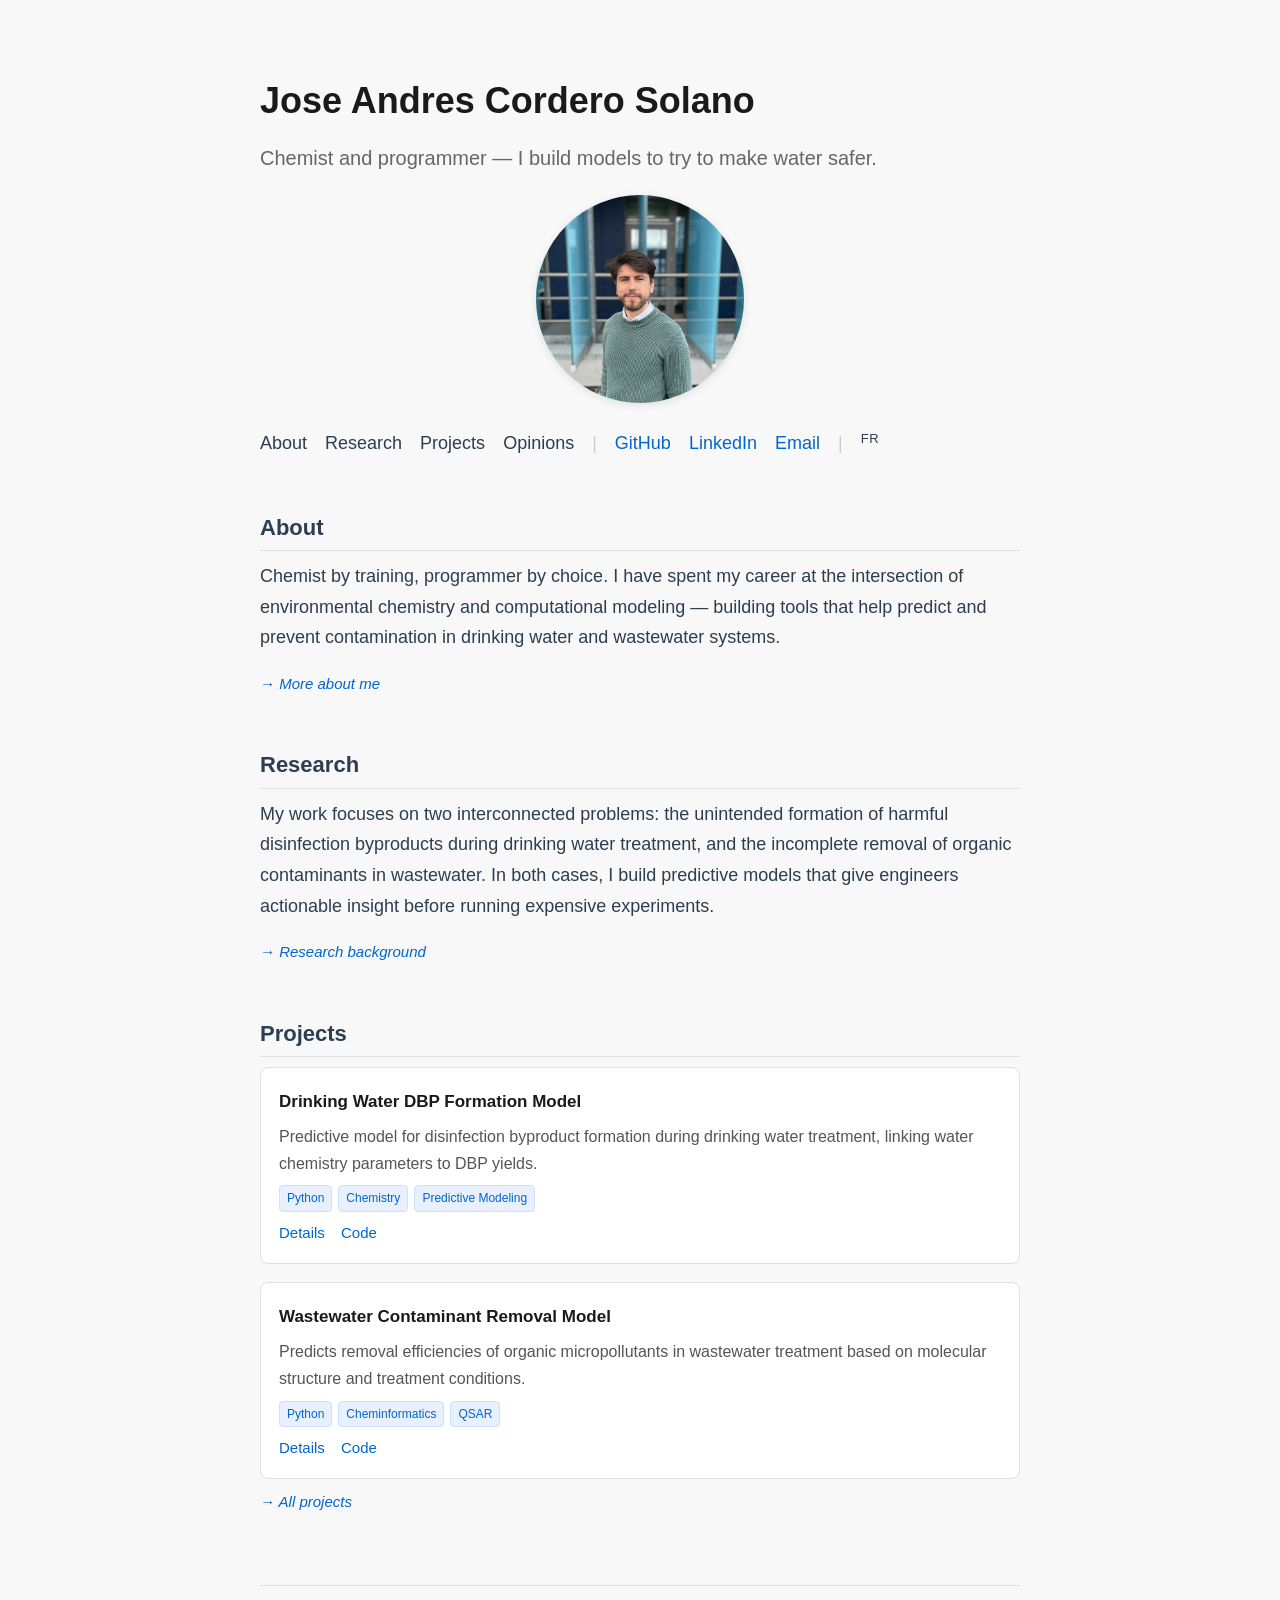
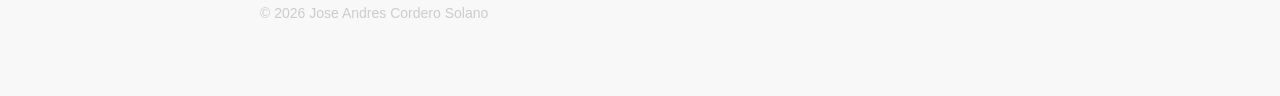
<file: index.html>
<!DOCTYPE html>
<html lang="en">
<head>
<meta charset="utf-8">
<meta name="viewport" content="width=device-width, initial-scale=1">
<title>Jose Andres Cordero Solano</title>
<link rel="stylesheet" href="css/style.css">
</head>

<body>

<h1>Jose Andres Cordero Solano</h1>
<p class="tagline">Chemist and programmer — I build models to try to make water safer.</p>

<img src="about/profile_photo.jpg" alt="Jose Andres Cordero Solano" class="profile-photo">

<nav class="site-nav">
  <a href="/about/">About</a>
  <a href="/research/">Research</a>
  <a href="/projects/">Projects</a>
  <a href="/opinions/">Opinions</a>
  <span class="sep">|</span>
  <a href="https://github.com/joancoso" class="external">GitHub</a>
  <a href="https://www.linkedin.com/in/jocordero/" class="external">LinkedIn</a>
  <a href="mailto:andres.cordero17@gmail.com" class="external">Email</a>
  <span class="sep">|</span>
  <a href="/fr/" class="lang-toggle">FR</a>
</nav>

<section id="about">
  <h2>About</h2>
  <p>
    Chemist by training, programmer by choice. I have spent my career at the intersection of
    environmental chemistry and computational modeling — building tools that help predict and
    prevent contamination in drinking water and wastewater systems.
  </p>
  <a href="/about/" class="read-more">More about me</a>
</section>

<section id="research">
  <h2>Research</h2>
  <p>
    My work focuses on two interconnected problems: the unintended formation of harmful
    disinfection byproducts during drinking water treatment, and the incomplete removal of
    organic contaminants in wastewater. In both cases, I build predictive models that give
    engineers actionable insight before running expensive experiments.
  </p>
  <a href="/research/" class="read-more">Research background</a>
</section>

<section id="projects">
  <h2>Projects</h2>
  <div class="projects">

    <div class="project">
      <span class="project-title">Drinking Water DBP Formation Model</span>
      <p class="project-desc">Predictive model for disinfection byproduct formation during drinking water treatment, linking water chemistry parameters to DBP yields.</p>
      <div class="project-tags">
        <span class="tech-tag">Python</span>
        <span class="tech-tag">Chemistry</span>
        <span class="tech-tag">Predictive Modeling</span>
      </div>
      <div class="project-links">
        <a href="/projects/dbp-model/">Details</a>
        <a href="#">Code</a>
      </div>
    </div>

    <div class="project">
      <span class="project-title">Wastewater Contaminant Removal Model</span>
      <p class="project-desc">Predicts removal efficiencies of organic micropollutants in wastewater treatment based on molecular structure and treatment conditions.</p>
      <div class="project-tags">
        <span class="tech-tag">Python</span>
        <span class="tech-tag">Cheminformatics</span>
        <span class="tech-tag">QSAR</span>
      </div>
      <div class="project-links">
        <a href="/projects/contaminant-removal/">Details</a>
        <a href="#">Code</a>
      </div>
    </div>

  </div>
  <a href="/projects/" class="read-more">All projects</a>
</section>

<footer>
  © 2026 Jose Andres Cordero Solano
</footer>

</body>
</html>
</file>
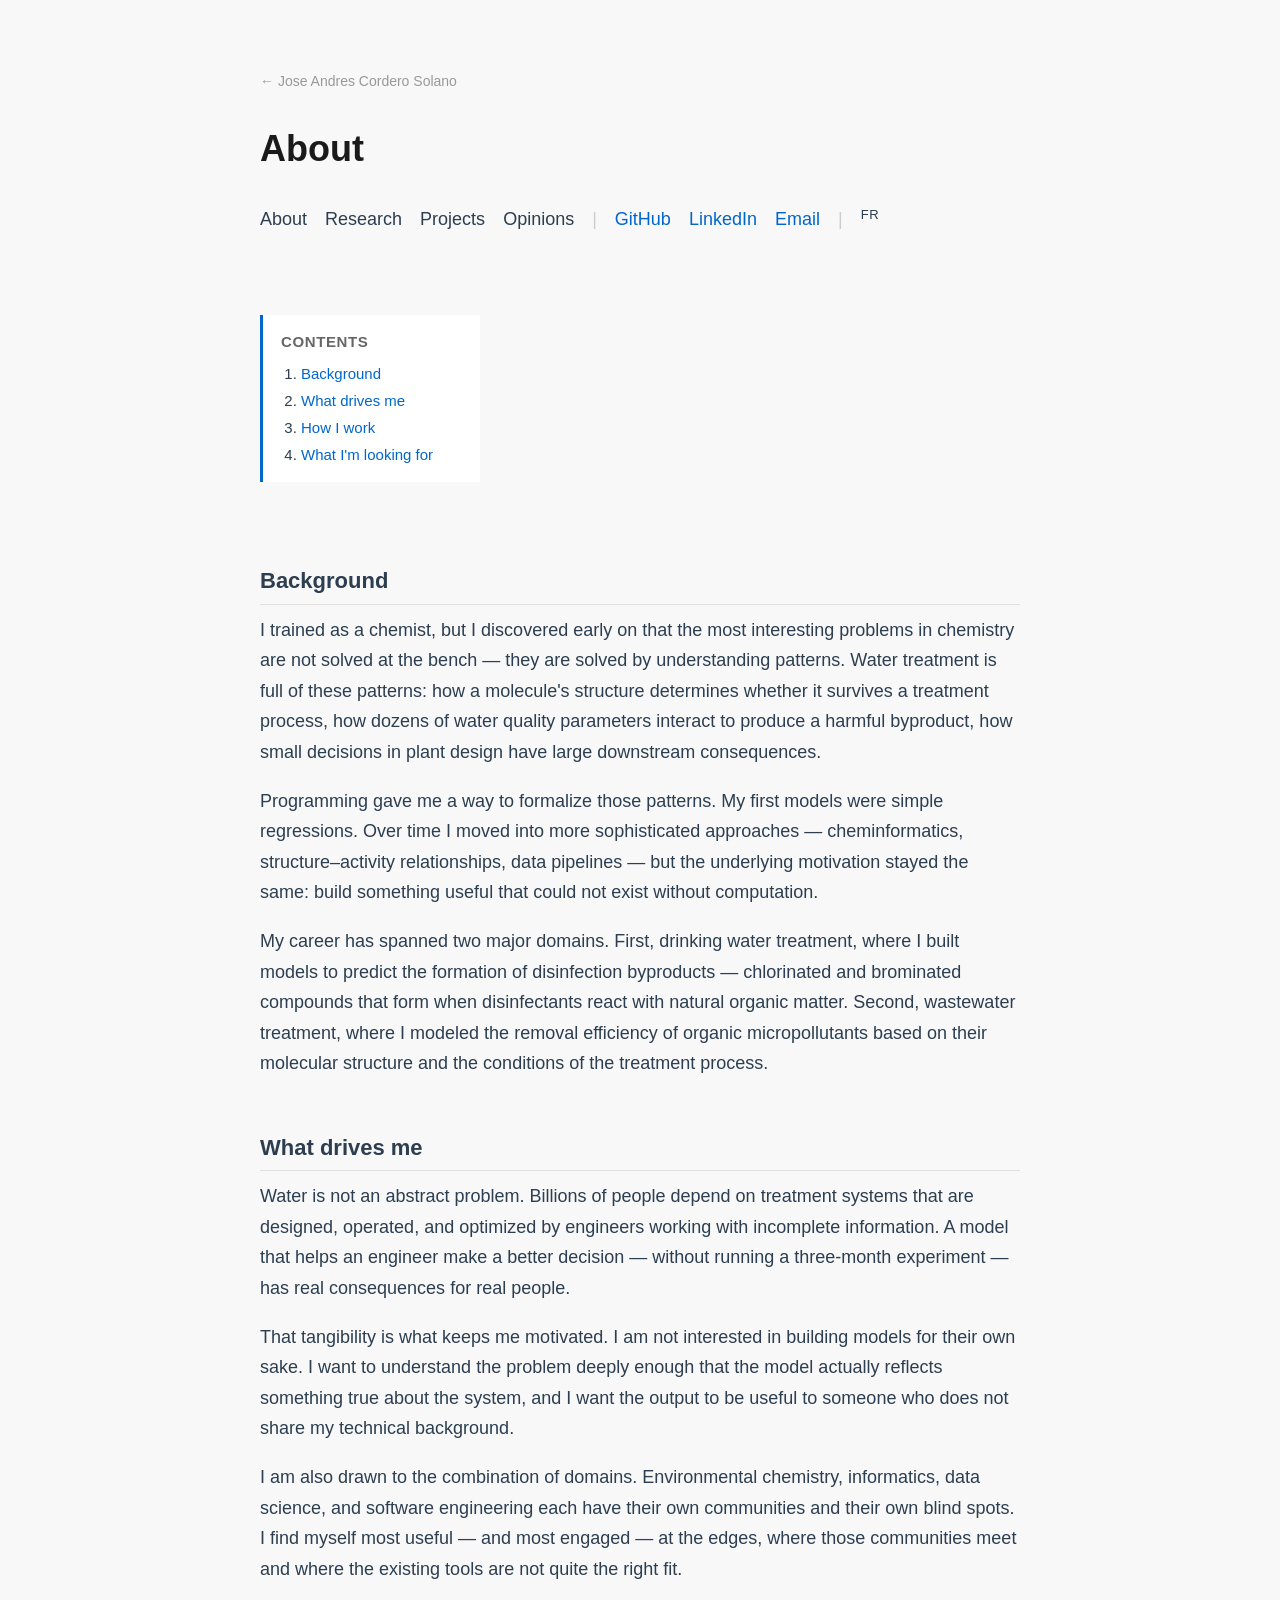
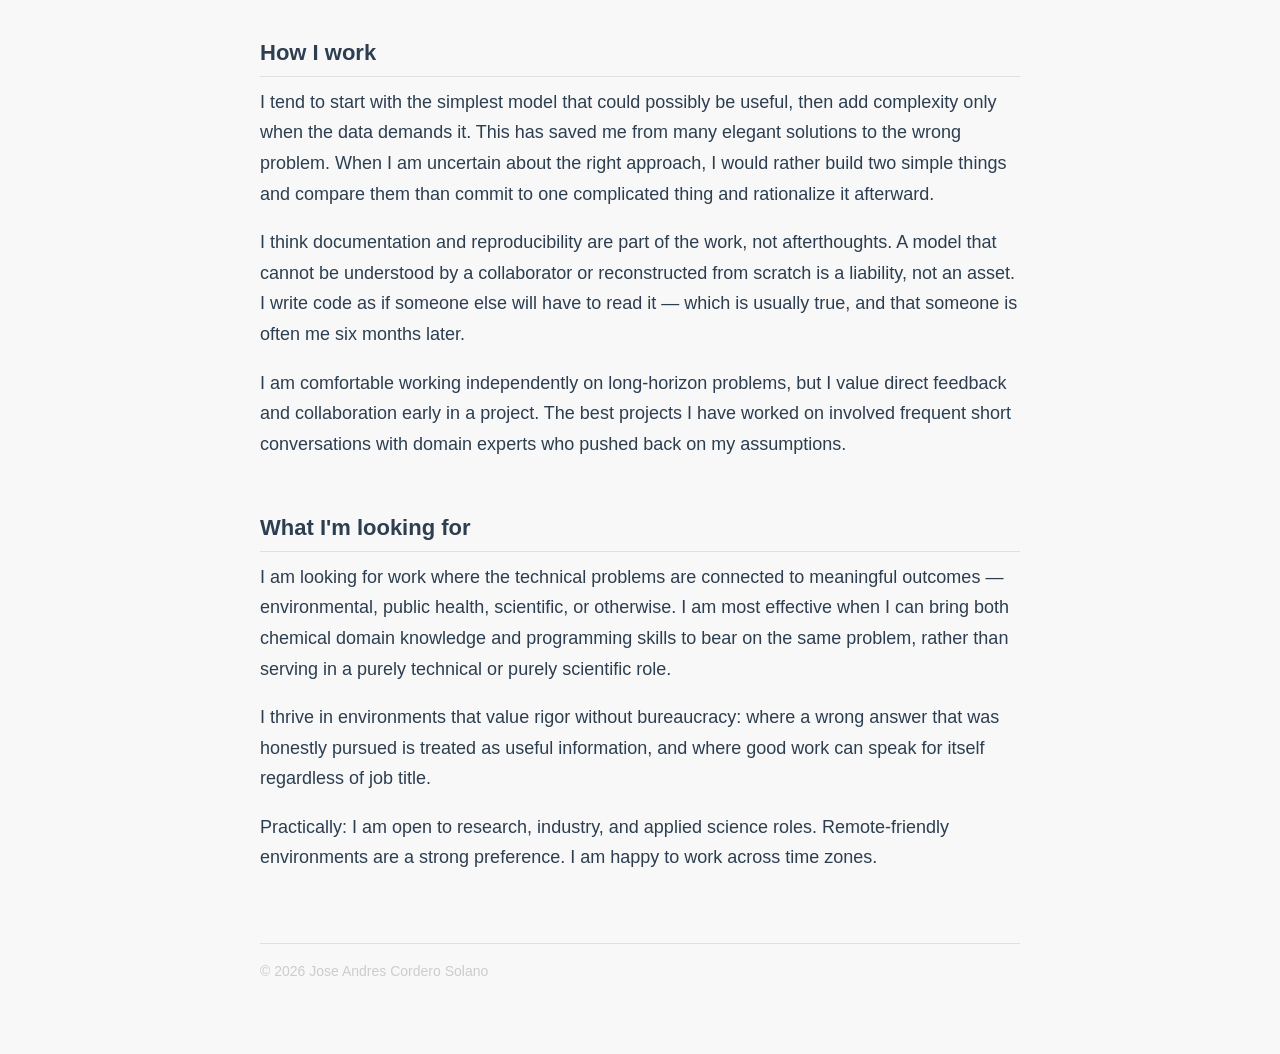
<file: about/index.html>
<!DOCTYPE html>
<html lang="en">
<head>
<meta charset="utf-8">
<meta name="viewport" content="width=device-width, initial-scale=1">
<title>About — Jose Andres Cordero Solano</title>
<link rel="stylesheet" href="../css/style.css">
</head>

<body>

<p class="breadcrumb"><a href="/">← Jose Andres Cordero Solano</a></p>
<h1>About</h1>

<nav class="site-nav">
  <a href="/about/">About</a>
  <a href="/research/">Research</a>
  <a href="/projects/">Projects</a>
  <a href="/opinions/">Opinions</a>
  <span class="sep">|</span>
  <a href="https://github.com/joancoso" class="external">GitHub</a>
  <a href="https://www.linkedin.com/in/jocordero/" class="external">LinkedIn</a>
  <a href="mailto:andres.cordero17@gmail.com" class="external">Email</a>
  <span class="sep">|</span>
  <a href="/fr/about/" class="lang-toggle">FR</a>
</nav>

<nav class="toc">
  <p>Contents</p>
  <ol>
    <li><a href="#background">Background</a></li>
    <li><a href="#what-drives-me">What drives me</a></li>
    <li><a href="#how-i-work">How I work</a></li>
    <li><a href="#what-im-looking-for">What I'm looking for</a></li>
  </ol>
</nav>

<section id="background">
  <h2>Background</h2>
  <p>
    I trained as a chemist, but I discovered early on that the most interesting problems in
    chemistry are not solved at the bench — they are solved by understanding patterns. Water
    treatment is full of these patterns: how a molecule's structure determines whether it
    survives a treatment process, how dozens of water quality parameters interact to produce
    a harmful byproduct, how small decisions in plant design have large downstream consequences.
  </p>
  <p>
    Programming gave me a way to formalize those patterns. My first models were simple
    regressions. Over time I moved into more sophisticated approaches — cheminformatics,
    structure–activity relationships, data pipelines — but the underlying motivation stayed
    the same: build something useful that could not exist without computation.
  </p>
  <p>
    My career has spanned two major domains. First, drinking water treatment, where I built
    models to predict the formation of disinfection byproducts — chlorinated and brominated
    compounds that form when disinfectants react with natural organic matter. Second,
    wastewater treatment, where I modeled the removal efficiency of organic micropollutants
    based on their molecular structure and the conditions of the treatment process.
  </p>
</section>

<section id="what-drives-me">
  <h2>What drives me</h2>
  <p>
    Water is not an abstract problem. Billions of people depend on treatment systems that
    are designed, operated, and optimized by engineers working with incomplete information.
    A model that helps an engineer make a better decision — without running a three-month
    experiment — has real consequences for real people.
  </p>
  <p>
    That tangibility is what keeps me motivated. I am not interested in building models for
    their own sake. I want to understand the problem deeply enough that the model actually
    reflects something true about the system, and I want the output to be useful to someone
    who does not share my technical background.
  </p>
  <p>
    I am also drawn to the combination of domains. Environmental chemistry, informatics,
    data science, and software engineering each have their own communities and their own
    blind spots. I find myself most useful — and most engaged — at the edges, where those
    communities meet and where the existing tools are not quite the right fit.
  </p>
</section>

<section id="how-i-work">
  <h2>How I work</h2>
  <p>
    I tend to start with the simplest model that could possibly be useful, then add
    complexity only when the data demands it. This has saved me from many elegant solutions
    to the wrong problem. When I am uncertain about the right approach, I would rather build
    two simple things and compare them than commit to one complicated thing and rationalize
    it afterward.
  </p>
  <p>
    I think documentation and reproducibility are part of the work, not afterthoughts. A
    model that cannot be understood by a collaborator or reconstructed from scratch is a
    liability, not an asset. I write code as if someone else will have to read it — which
    is usually true, and that someone is often me six months later.
  </p>
  <p>
    I am comfortable working independently on long-horizon problems, but I value direct
    feedback and collaboration early in a project. The best projects I have worked on
    involved frequent short conversations with domain experts who pushed back on my
    assumptions.
  </p>
</section>

<section id="what-im-looking-for">
  <h2>What I'm looking for</h2>
  <p>
    I am looking for work where the technical problems are connected to meaningful outcomes —
    environmental, public health, scientific, or otherwise. I am most effective when I can
    bring both chemical domain knowledge and programming skills to bear on the same problem,
    rather than serving in a purely technical or purely scientific role.
  </p>
  <p>
    I thrive in environments that value rigor without bureaucracy: where a wrong answer
    that was honestly pursued is treated as useful information, and where good work can
    speak for itself regardless of job title.
  </p>
  <p>
    Practically: I am open to research, industry, and applied science roles. Remote-friendly
    environments are a strong preference. I am happy to work across time zones.
  </p>
</section>

<footer>
  © 2026 Jose Andres Cordero Solano
</footer>

</body>
</html>
</file>
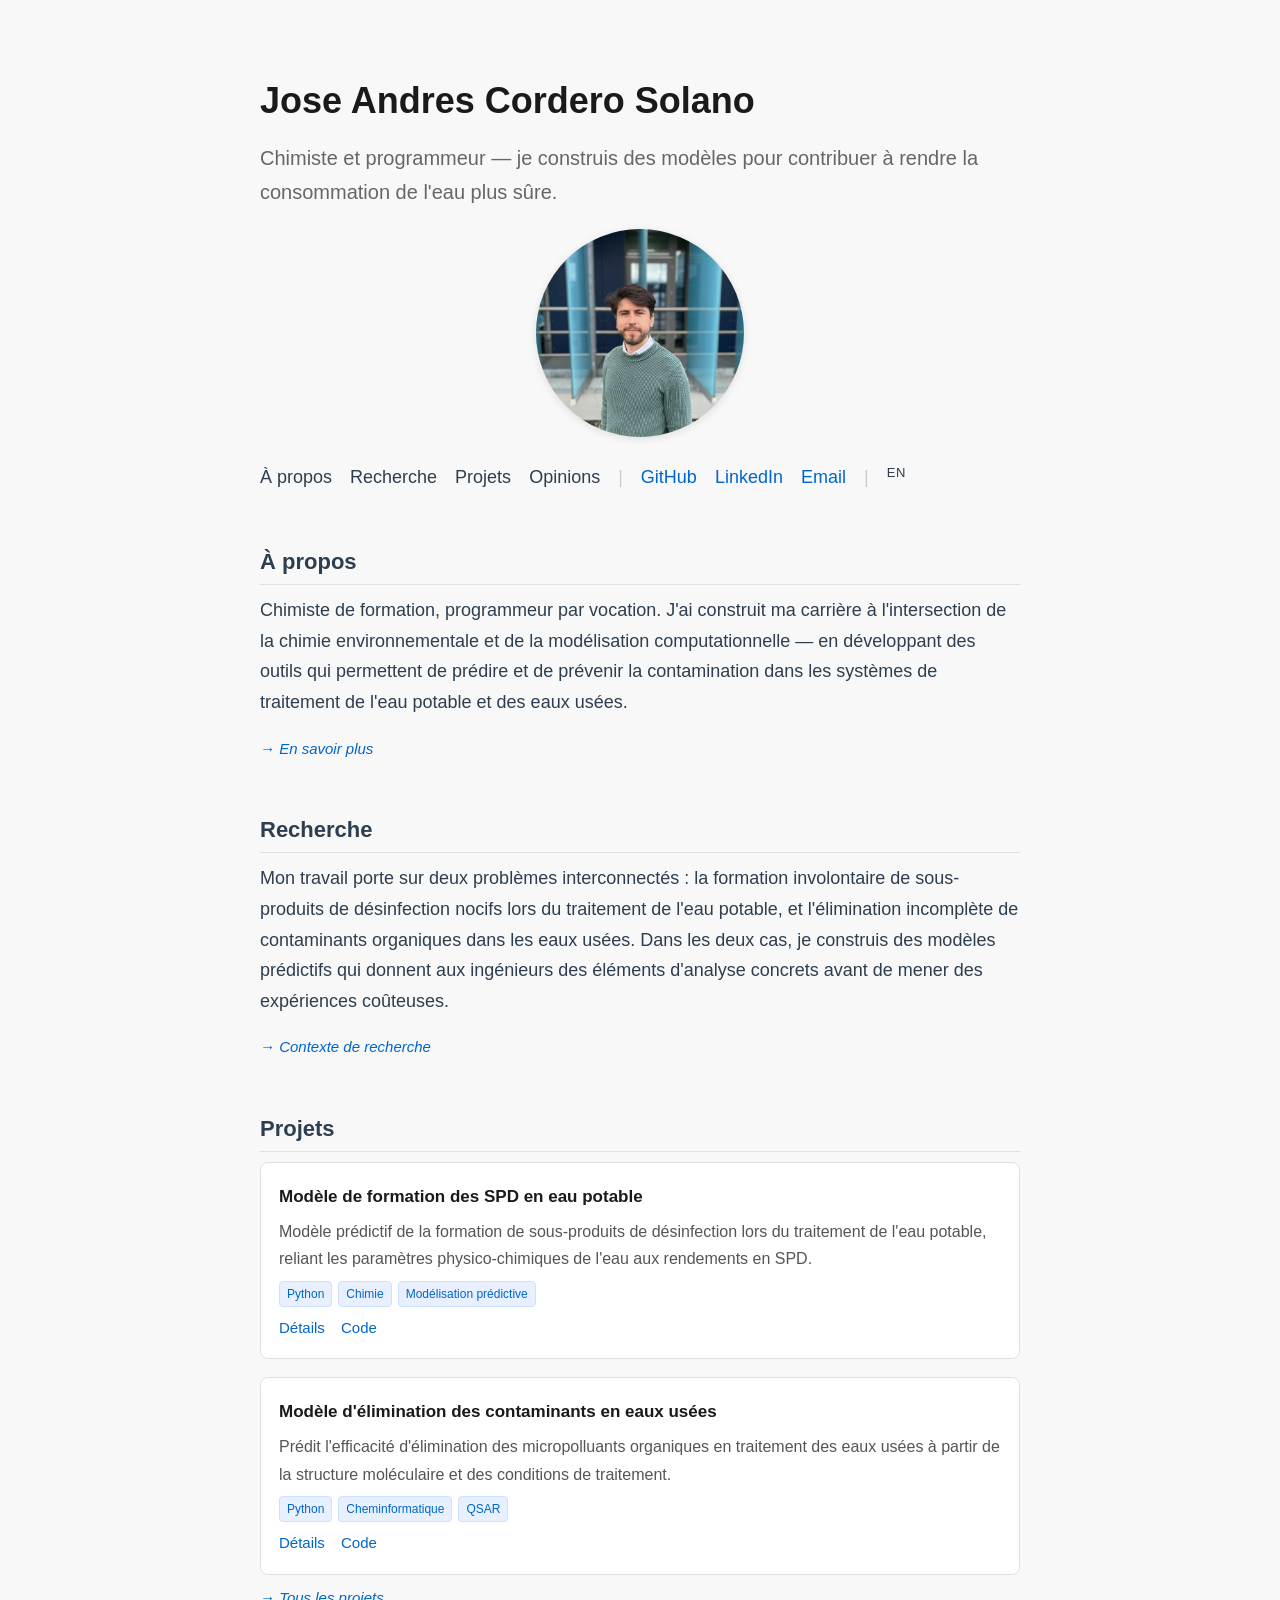
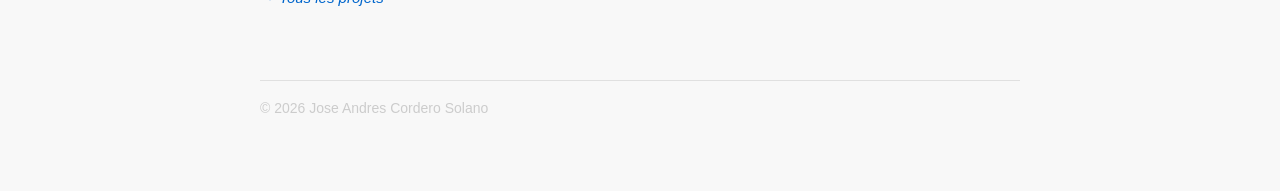
<file: fr/index.html>
<!DOCTYPE html>
<html lang="fr">
<head>
<meta charset="utf-8">
<meta name="viewport" content="width=device-width, initial-scale=1">
<title>Jose Andres Cordero Solano</title>
<link rel="stylesheet" href="../css/style.css">
</head>

<body>

<h1>Jose Andres Cordero Solano</h1>
<p class="tagline">Chimiste et programmeur — je construis des modèles pour contribuer à rendre la consommation de l'eau plus sûre.</p>

<img src="about/profile_photo.jpg" alt="Jose Andres Cordero Solano" class="profile-photo">

<nav class="site-nav">
  <a href="/fr/about/">À propos</a>
  <a href="/fr/research/">Recherche</a>
  <a href="/fr/projects/">Projets</a>
  <a href="/fr/opinions/">Opinions</a>
  <span class="sep">|</span>
  <a href="https://github.com/joancoso" class="external">GitHub</a>
  <a href="https://www.linkedin.com/in/jocordero/" class="external">LinkedIn</a>
  <a href="mailto:andres.cordero17@gmail.com" class="external">Email</a>
  <span class="sep">|</span>
  <a href="/" class="lang-toggle">EN</a>
</nav>

<section id="about">
  <h2>À propos</h2>
  <p>
    Chimiste de formation, programmeur par vocation. J'ai construit ma carrière à l'intersection
    de la chimie environnementale et de la modélisation computationnelle — en développant des
    outils qui permettent de prédire et de prévenir la contamination dans les systèmes de
    traitement de l'eau potable et des eaux usées.
  </p>
  <a href="/fr/about/" class="read-more">En savoir plus</a>
</section>

<section id="research">
  <h2>Recherche</h2>
  <p>
    Mon travail porte sur deux problèmes interconnectés : la formation involontaire de sous-produits
    de désinfection nocifs lors du traitement de l'eau potable, et l'élimination incomplète de
    contaminants organiques dans les eaux usées. Dans les deux cas, je construis des modèles
    prédictifs qui donnent aux ingénieurs des éléments d'analyse concrets avant de mener des
    expériences coûteuses.
  </p>
  <a href="/fr/research/" class="read-more">Contexte de recherche</a>
</section>

<section id="projects">
  <h2>Projets</h2>
  <div class="projects">

    <div class="project">
      <span class="project-title">Modèle de formation des SPD en eau potable</span>
      <p class="project-desc">Modèle prédictif de la formation de sous-produits de désinfection lors du traitement de l'eau potable, reliant les paramètres physico-chimiques de l'eau aux rendements en SPD.</p>
      <div class="project-tags">
        <span class="tech-tag">Python</span>
        <span class="tech-tag">Chimie</span>
        <span class="tech-tag">Modélisation prédictive</span>
      </div>
      <div class="project-links">
        <a href="/fr/projects/dbp-model/">Détails</a>
        <a href="#">Code</a>
      </div>
    </div>

    <div class="project">
      <span class="project-title">Modèle d'élimination des contaminants en eaux usées</span>
      <p class="project-desc">Prédit l'efficacité d'élimination des micropolluants organiques en traitement des eaux usées à partir de la structure moléculaire et des conditions de traitement.</p>
      <div class="project-tags">
        <span class="tech-tag">Python</span>
        <span class="tech-tag">Cheminformatique</span>
        <span class="tech-tag">QSAR</span>
      </div>
      <div class="project-links">
        <a href="/fr/projects/contaminant-removal/">Détails</a>
        <a href="#">Code</a>
      </div>
    </div>

  </div>
  <a href="/fr/projects/" class="read-more">Tous les projets</a>
</section>

<footer>
  © 2026 Jose Andres Cordero Solano
</footer>

</body>
</html>
</file>
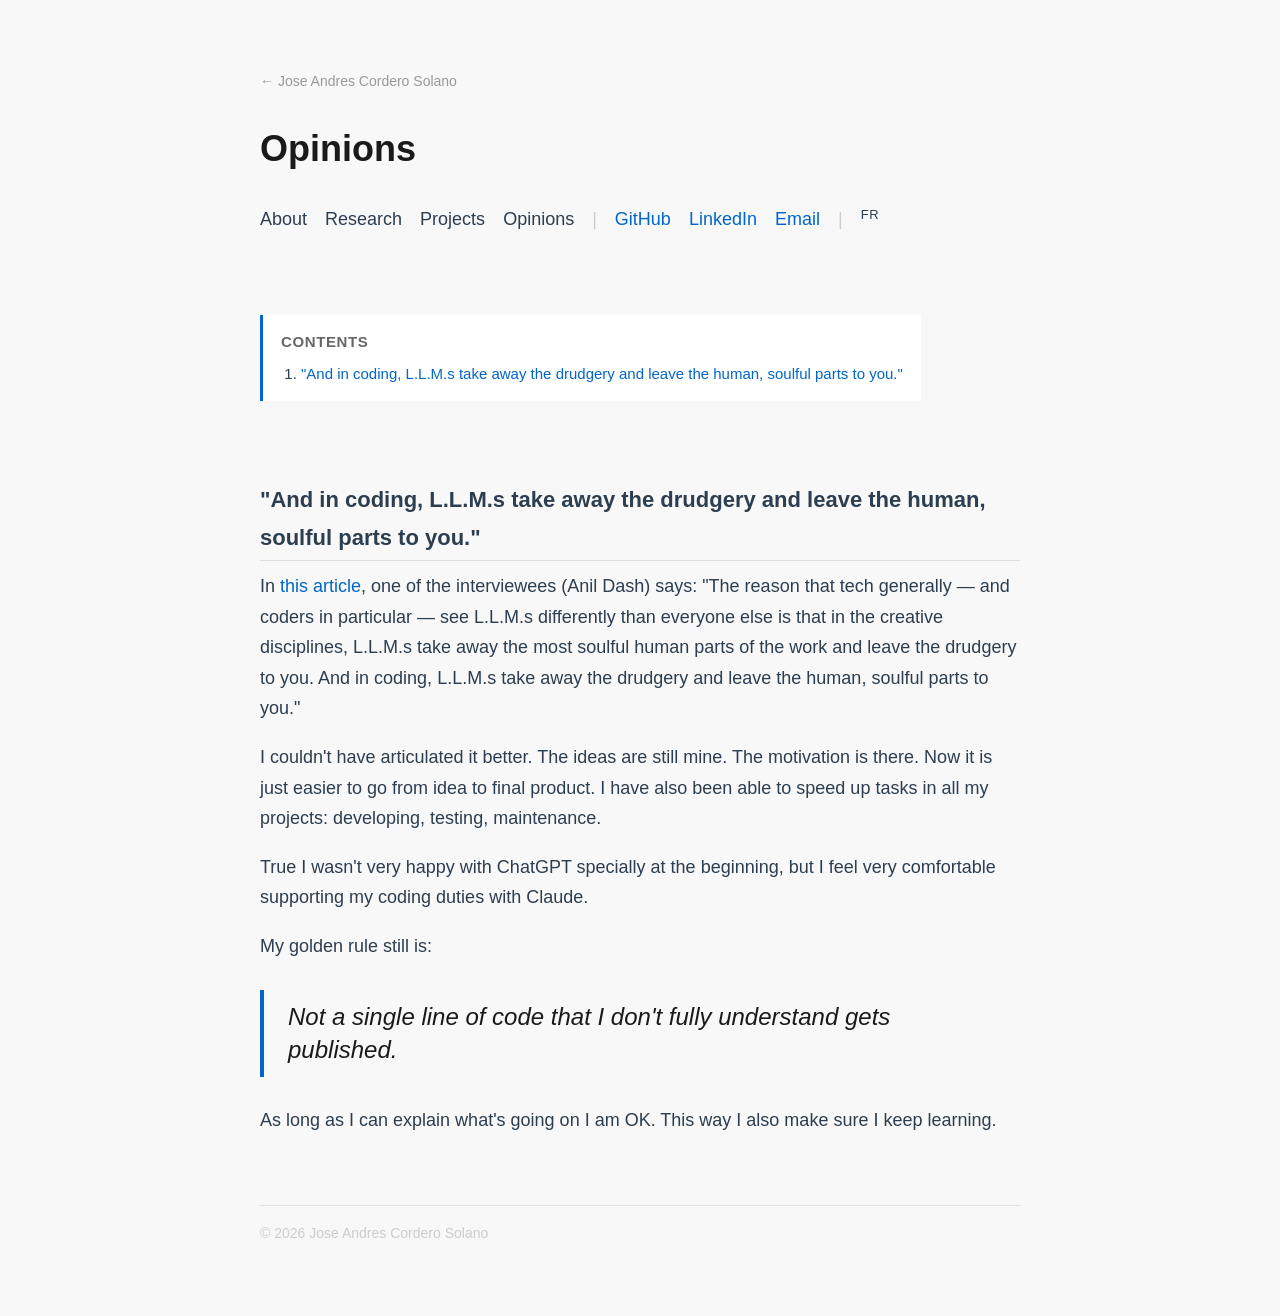
<file: opinions/index.html>
<!DOCTYPE html>
<html lang="en">
<head>
<meta charset="utf-8">
<meta name="viewport" content="width=device-width, initial-scale=1">
<title>Opinions — Jose Andres Cordero Solano</title>
<link rel="stylesheet" href="../css/style.css">
</head>

<body>

<p class="breadcrumb"><a href="/">← Jose Andres Cordero Solano</a></p>
<h1>Opinions</h1>

<nav class="site-nav">
  <a href="/about/">About</a>
  <a href="/research/">Research</a>
  <a href="/projects/">Projects</a>
  <a href="/opinions/">Opinions</a>
  <span class="sep">|</span>
  <a href="https://github.com/joancoso" class="external">GitHub</a>
  <a href="https://www.linkedin.com/in/jocordero/" class="external">LinkedIn</a>
  <a href="mailto:andres.cordero17@gmail.com" class="external">Email</a>
  <span class="sep">|</span>
  <a href="/fr/opinions/" class="lang-toggle">FR</a>
</nav>

<nav class="toc">
  <p>Contents</p>
  <ol>
    <li><a href="#coding-and-llms">"And in coding, L.L.M.s take away the drudgery and leave the human, soulful parts to you."</a></li>
    <!-- <li><a href="#complexity">Complexity should be earned</a></li>
    <li><a href="#reproducibility">Reproducibility is an ethical commitment</a></li>
    <li><a href="#remote-work">Remote work as a cultural signal</a></li> -->
  </ol>
</nav>

<section id="coding-and-llms">
  <h2>"And in coding, L.L.M.s take away the drudgery and leave the human, soulful parts to you."</h2>
  <p>
    In <a href="https://www.nytimes.com/2026/03/12/magazine/ai-coding-programming-jobs-claude-chatgpt.html">this article</a>,
    one of the interviewees (Anil Dash) says:
    "The reason that tech generally — and coders in particular — see L.L.M.s differently than everyone else is that in the creative disciplines,
    L.L.M.s take away the most soulful human parts of the work and leave the drudgery to you.
    And in coding, L.L.M.s take away the drudgery and leave the human, soulful parts to you."
  </p>
  <p>
    I couldn't have articulated it better.
    The ideas are still mine.
    The motivation is there.
    Now it is just easier to go from idea to final product.
    I have also been able to speed up tasks in all my projects: developing, testing, maintenance.
  </p>
  <p>
    True I wasn't very happy with ChatGPT specially at the beginning, but I feel very comfortable
    supporting my coding duties with Claude.
  </p>
  <p>My golden rule still is:</p>
  <blockquote class="pull-quote">
    Not a single line of code that I don't fully understand gets published.
  </blockquote>
  <p>
    As long as I can explain what's going on I am OK.
    This way I also make sure I keep learning.
  </p>
  <!--
  <p>
    The most robust projects I have been part of involved close collaboration between people with
    different kinds of knowledge — and a shared willingness to be wrong. That combination is
    harder to assemble than any particular technical skill, and worth more.
  </p>
  -->
</section>

<!--
<section id="complexity">
  <h2>Complexity should be earned, not designed</h2>
  <p>
    There is a bias in technical work toward sophisticated solutions. A neural network feels
    like progress; a linear regression feels like settling. I have come to think the opposite
    is closer to true: a simple model that you understand is usually more valuable than a
    complex one that you do not, especially in domains where the cost of a wrong answer is real.
  </p>
  <p>
    Complexity is a form of debt. It accumulates interest in the form of maintenance burden,
    opacity, and brittleness. Each layer of abstraction makes the model harder to audit, harder
    to explain to a collaborator, and harder to trust when it produces an unexpected result.
    Adding complexity without a clear reason anchored in the data is borrowing against future
    comprehension.
  </p>
  <p>
    My default is to start with the simplest model that could plausibly work, then let the
    data tell me what is missing. This has occasionally meant taking longer to reach a final
    model. It has also meant that the final model was one I could defend in front of people
    who knew the domain — which is usually the harder requirement to satisfy.
  </p>
</section>

<section id="reproducibility">
  <h2>Reproducibility is an ethical commitment</h2>
  <p>
    In environmental research, models are not purely academic objects. They inform decisions
    about treatment processes, regulatory thresholds, and infrastructure investment — decisions
    with direct public health consequences. A model that only the original author can run,
    or that cannot be traced back to its inputs, is not a contribution to the field. It is
    a publication.
  </p>
  <p>
    I treat reproducibility as a baseline requirement, not a bonus. That means version-controlled
    code, documented dependencies, clearly labeled data, and enough explanation that a competent
    colleague could reconstruct the analysis from scratch. It also means being honest about
    what the model does and does not capture — which is sometimes the hardest part.
  </p>
  <p>
    This is not just about scientific integrity, though it is that too. It is also practical.
    The projects I have been most proud of were ones where I could hand off the code and walk
    away, confident that someone else could run it, modify it, and extend it without calling me.
    That is a higher bar than "it works on my machine," and it is worth holding to.
  </p>
</section>

<section id="remote-work">
  <h2>Remote work as a cultural signal</h2>
  <p>
    My preference for remote work is partly logistical — I have built a working routine that
    functions well outside an office. But it is also partly a proxy for something harder to
    observe directly: how an organization measures its people.
  </p>
  <p>
    Teams that are comfortable with remote work tend to have already solved a harder problem:
    they have figured out how to evaluate output rather than presence. They have built
    communication habits that do not depend on physical proximity. They tend to trust
    their people to manage their own time, which correlates with trusting them to manage
    their own work.
  </p>
  <p>
    None of this is absolute. I have seen remote teams that were dysfunctional and on-site
    teams that were excellent. But when an organization resists remote work without a clear
    technical reason, I take it as a signal worth investigating before accepting an offer.
  </p>
</section>
-->

<footer>
  © 2026 Jose Andres Cordero Solano
</footer>

</body>
</html>
</file>
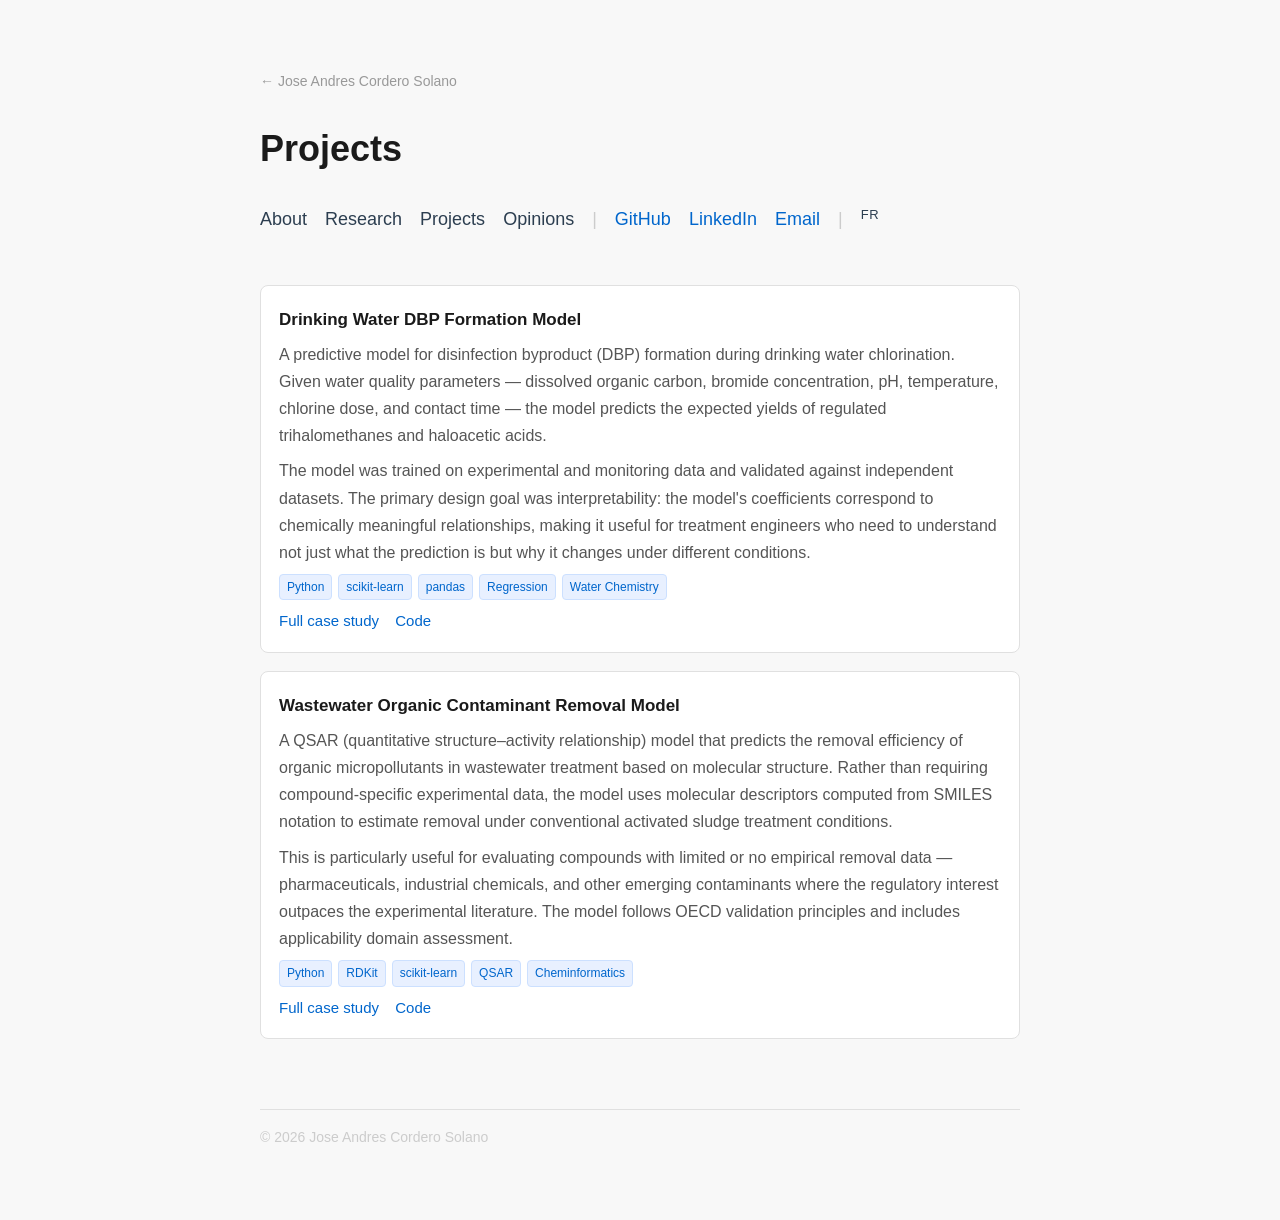
<file: projects/index.html>
<!DOCTYPE html>
<html lang="en">
<head>
<meta charset="utf-8">
<meta name="viewport" content="width=device-width, initial-scale=1">
<title>Projects — Jose Andres Cordero Solano</title>
<link rel="stylesheet" href="../css/style.css">
</head>

<body>

<p class="breadcrumb"><a href="/">← Jose Andres Cordero Solano</a></p>
<h1>Projects</h1>

<nav class="site-nav">
  <a href="/about/">About</a>
  <a href="/research/">Research</a>
  <a href="/projects/">Projects</a>
  <a href="/opinions/">Opinions</a>
  <span class="sep">|</span>
  <a href="https://github.com/joancoso" class="external">GitHub</a>
  <a href="https://www.linkedin.com/in/jocordero/" class="external">LinkedIn</a>
  <a href="mailto:andres.cordero17@gmail.com" class="external">Email</a>
  <span class="sep">|</span>
  <a href="/fr/projects/" class="lang-toggle">FR</a>
</nav>

<div class="projects">

  <div class="project">
    <span class="project-title">Drinking Water DBP Formation Model</span>
    <p class="project-desc">
      A predictive model for disinfection byproduct (DBP) formation during drinking water
      chlorination. Given water quality parameters — dissolved organic carbon, bromide
      concentration, pH, temperature, chlorine dose, and contact time — the model predicts
      the expected yields of regulated trihalomethanes and haloacetic acids.
    </p>
    <p class="project-desc">
      The model was trained on experimental and monitoring data and validated against
      independent datasets. The primary design goal was interpretability: the model's
      coefficients correspond to chemically meaningful relationships, making it useful
      for treatment engineers who need to understand not just what the prediction is
      but why it changes under different conditions.
    </p>
    <div class="project-tags">
      <span class="tech-tag">Python</span>
      <span class="tech-tag">scikit-learn</span>
      <span class="tech-tag">pandas</span>
      <span class="tech-tag">Regression</span>
      <span class="tech-tag">Water Chemistry</span>
    </div>
    <div class="project-links">
      <a href="/projects/dbp-model/">Full case study</a>
      <a href="#">Code</a>
    </div>
  </div>

  <div class="project">
    <span class="project-title">Wastewater Organic Contaminant Removal Model</span>
    <p class="project-desc">
      A QSAR (quantitative structure–activity relationship) model that predicts the removal
      efficiency of organic micropollutants in wastewater treatment based on molecular
      structure. Rather than requiring compound-specific experimental data, the model uses
      molecular descriptors computed from SMILES notation to estimate removal under
      conventional activated sludge treatment conditions.
    </p>
    <p class="project-desc">
      This is particularly useful for evaluating compounds with limited or no empirical
      removal data — pharmaceuticals, industrial chemicals, and other emerging contaminants
      where the regulatory interest outpaces the experimental literature. The model follows
      OECD validation principles and includes applicability domain assessment.
    </p>
    <div class="project-tags">
      <span class="tech-tag">Python</span>
      <span class="tech-tag">RDKit</span>
      <span class="tech-tag">scikit-learn</span>
      <span class="tech-tag">QSAR</span>
      <span class="tech-tag">Cheminformatics</span>
    </div>
    <div class="project-links">
      <a href="/projects/contaminant-removal/">Full case study</a>
      <a href="#">Code</a>
    </div>
  </div>

</div>

<footer>
  © 2026 Jose Andres Cordero Solano
</footer>

</body>
</html>
</file>
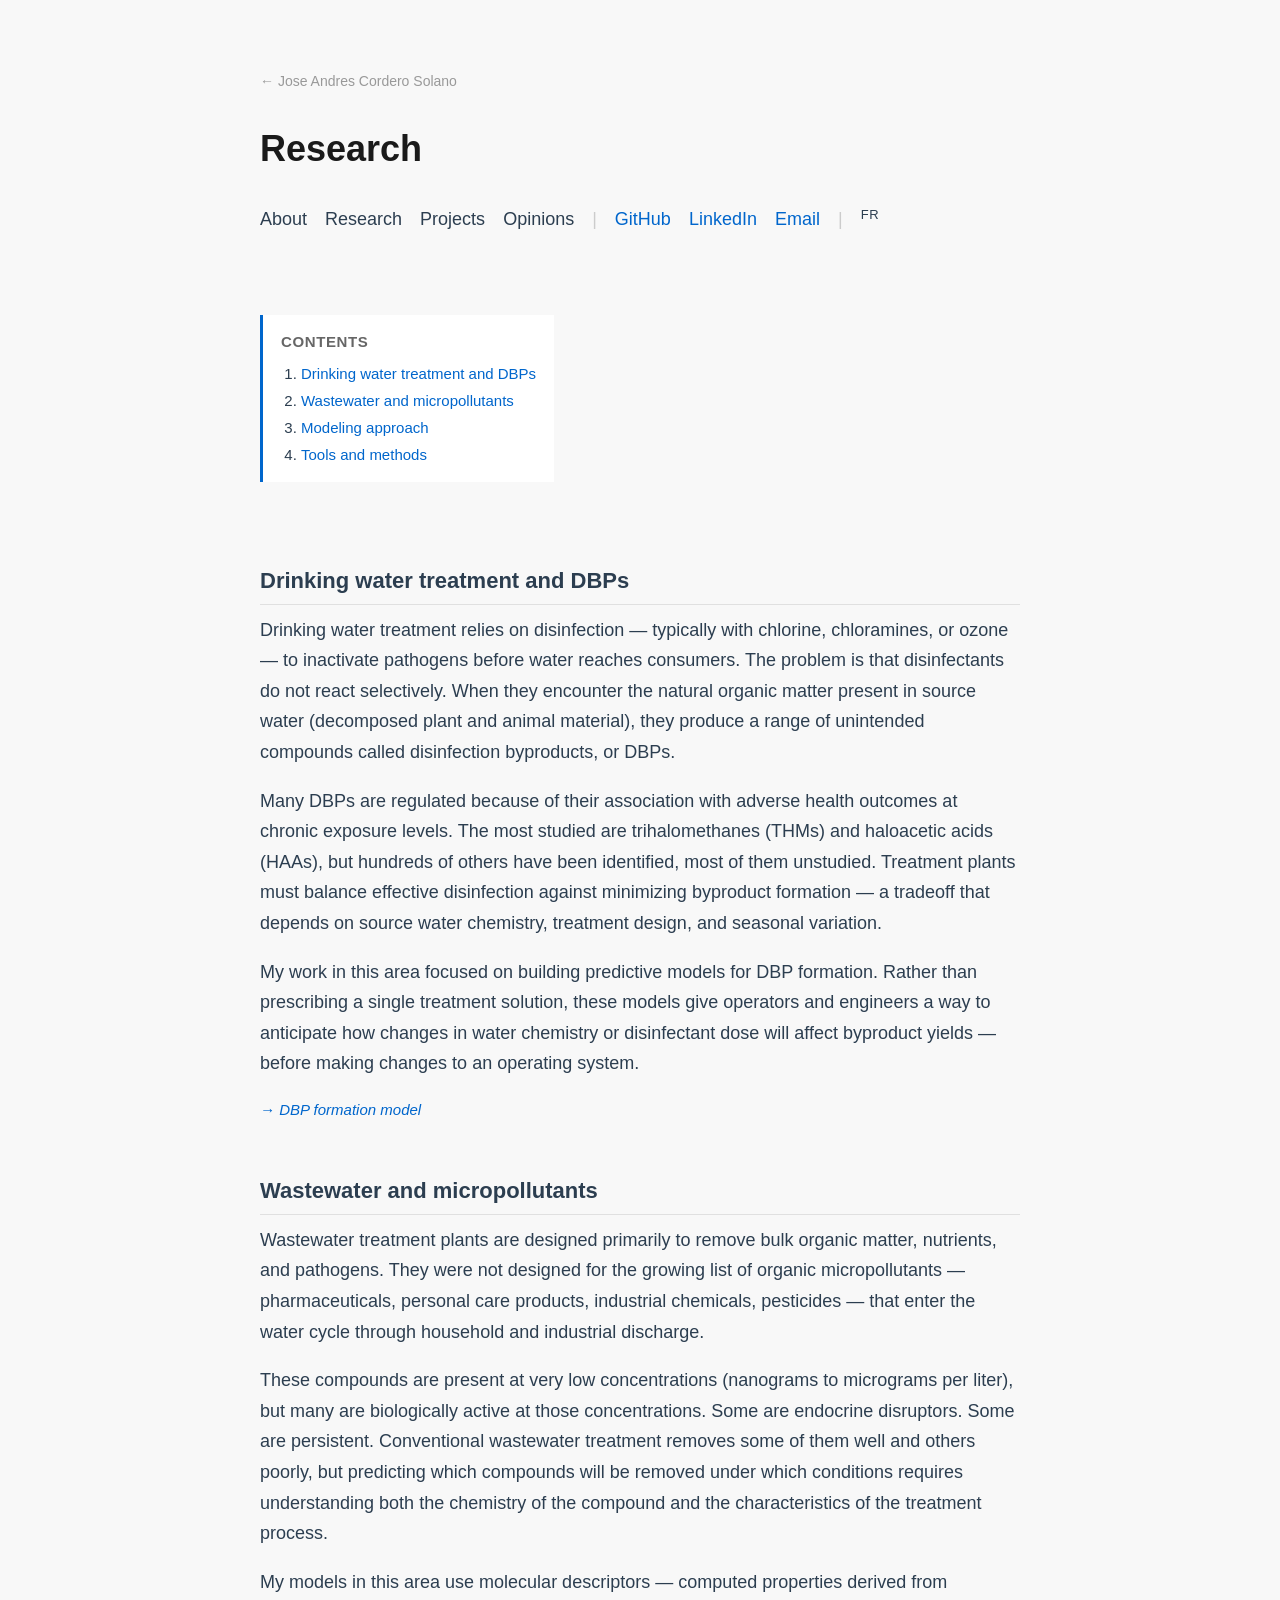
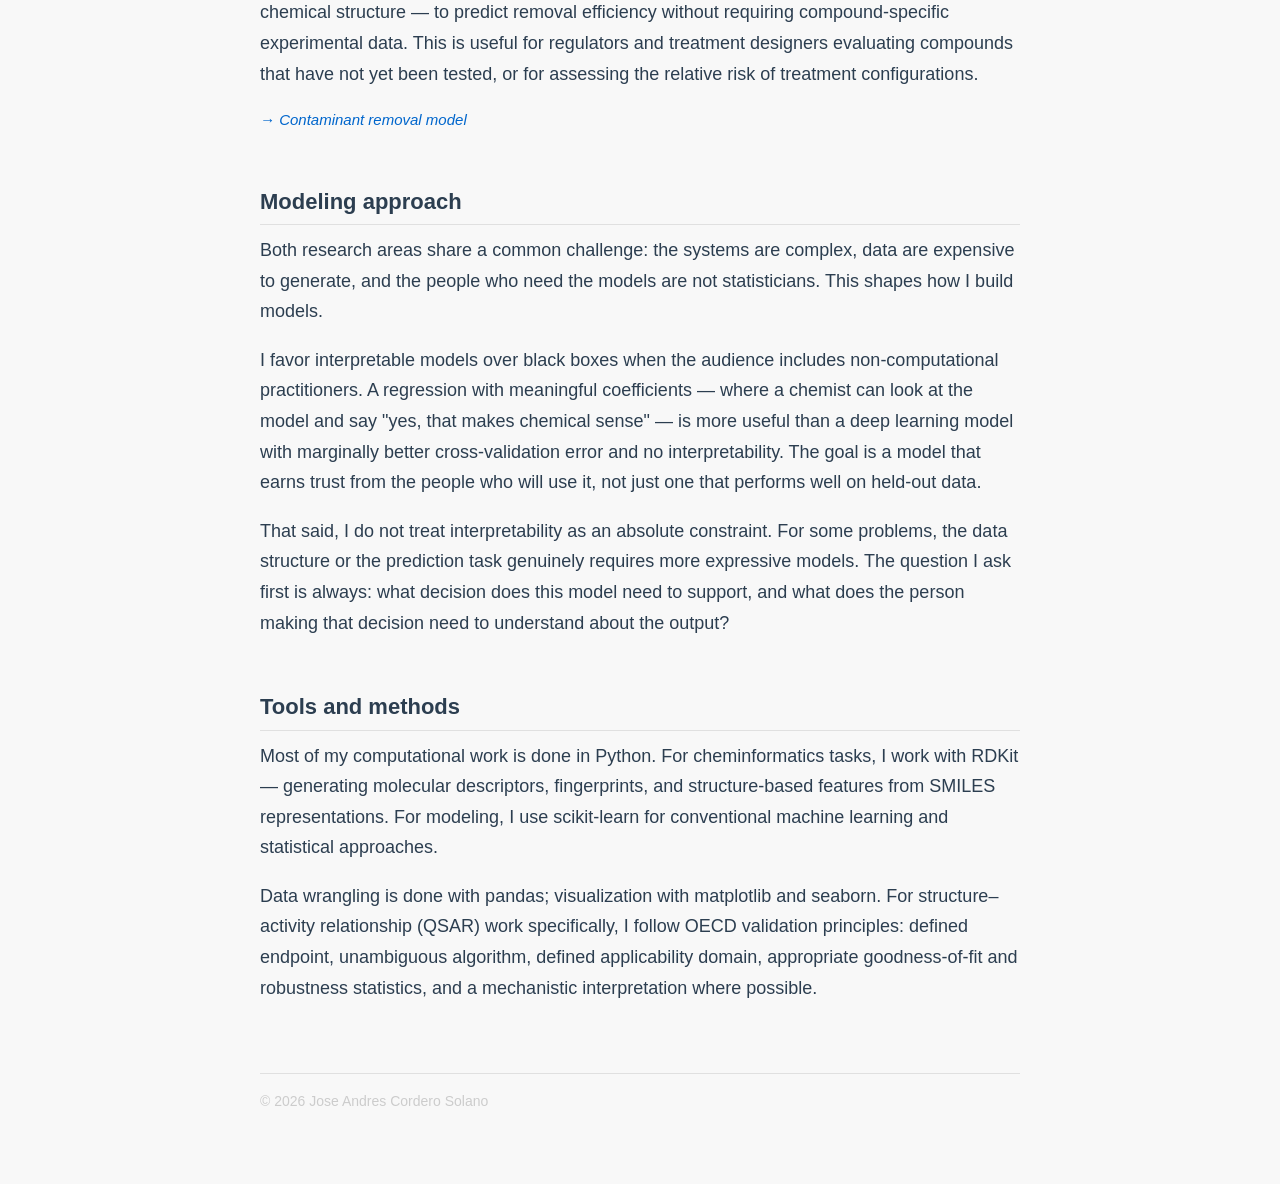
<file: research/index.html>
<!DOCTYPE html>
<html lang="en">
<head>
<meta charset="utf-8">
<meta name="viewport" content="width=device-width, initial-scale=1">
<title>Research — Jose Andres Cordero Solano</title>
<link rel="stylesheet" href="../css/style.css">
</head>

<body>

<p class="breadcrumb"><a href="/">← Jose Andres Cordero Solano</a></p>
<h1>Research</h1>

<nav class="site-nav">
  <a href="/about/">About</a>
  <a href="/research/">Research</a>
  <a href="/projects/">Projects</a>
  <a href="/opinions/">Opinions</a>
  <span class="sep">|</span>
  <a href="https://github.com/joancoso" class="external">GitHub</a>
  <a href="https://www.linkedin.com/in/jocordero/" class="external">LinkedIn</a>
  <a href="mailto:andres.cordero17@gmail.com" class="external">Email</a>
  <span class="sep">|</span>
  <a href="/fr/research/" class="lang-toggle">FR</a>
</nav>

<nav class="toc">
  <p>Contents</p>
  <ol>
    <li><a href="#drinking-water">Drinking water treatment and DBPs</a></li>
    <li><a href="#wastewater">Wastewater and micropollutants</a></li>
    <li><a href="#modeling-approach">Modeling approach</a></li>
    <li><a href="#tools">Tools and methods</a></li>
  </ol>
</nav>

<section id="drinking-water">
  <h2>Drinking water treatment and DBPs</h2>
  <p>
    Drinking water treatment relies on disinfection — typically with chlorine, chloramines,
    or ozone — to inactivate pathogens before water reaches consumers. The problem is that
    disinfectants do not react selectively. When they encounter the natural organic matter
    present in source water (decomposed plant and animal material), they produce a range of
    unintended compounds called disinfection byproducts, or DBPs.
  </p>
  <p>
    Many DBPs are regulated because of their association with adverse health outcomes at
    chronic exposure levels. The most studied are trihalomethanes (THMs) and haloacetic
    acids (HAAs), but hundreds of others have been identified, most of them unstudied.
    Treatment plants must balance effective disinfection against minimizing byproduct
    formation — a tradeoff that depends on source water chemistry, treatment design,
    and seasonal variation.
  </p>
  <p>
    My work in this area focused on building predictive models for DBP formation. Rather
    than prescribing a single treatment solution, these models give operators and engineers
    a way to anticipate how changes in water chemistry or disinfectant dose will affect
    byproduct yields — before making changes to an operating system.
  </p>
  <a href="/projects/dbp-model/" class="read-more">DBP formation model</a>
</section>

<section id="wastewater">
  <h2>Wastewater and micropollutants</h2>
  <p>
    Wastewater treatment plants are designed primarily to remove bulk organic matter,
    nutrients, and pathogens. They were not designed for the growing list of organic
    micropollutants — pharmaceuticals, personal care products, industrial chemicals,
    pesticides — that enter the water cycle through household and industrial discharge.
  </p>
  <p>
    These compounds are present at very low concentrations (nanograms to micrograms per
    liter), but many are biologically active at those concentrations. Some are endocrine
    disruptors. Some are persistent. Conventional wastewater treatment removes some of
    them well and others poorly, but predicting which compounds will be removed under
    which conditions requires understanding both the chemistry of the compound and the
    characteristics of the treatment process.
  </p>
  <p>
    My models in this area use molecular descriptors — computed properties derived from
    chemical structure — to predict removal efficiency without requiring compound-specific
    experimental data. This is useful for regulators and treatment designers evaluating
    compounds that have not yet been tested, or for assessing the relative risk of
    treatment configurations.
  </p>
  <a href="/projects/contaminant-removal/" class="read-more">Contaminant removal model</a>
</section>

<section id="modeling-approach">
  <h2>Modeling approach</h2>
  <p>
    Both research areas share a common challenge: the systems are complex, data are expensive
    to generate, and the people who need the models are not statisticians. This shapes how
    I build models.
  </p>
  <p>
    I favor interpretable models over black boxes when the audience includes non-computational
    practitioners. A regression with meaningful coefficients — where a chemist can look at
    the model and say "yes, that makes chemical sense" — is more useful than a deep learning
    model with marginally better cross-validation error and no interpretability. The goal is
    a model that earns trust from the people who will use it, not just one that performs
    well on held-out data.
  </p>
  <p>
    That said, I do not treat interpretability as an absolute constraint. For some problems,
    the data structure or the prediction task genuinely requires more expressive models.
    The question I ask first is always: what decision does this model need to support, and
    what does the person making that decision need to understand about the output?
  </p>
</section>

<section id="tools">
  <h2>Tools and methods</h2>
  <p>
    Most of my computational work is done in Python. For cheminformatics tasks, I work with
    RDKit — generating molecular descriptors, fingerprints, and structure-based features
    from SMILES representations. For modeling, I use scikit-learn for conventional machine
    learning and statistical approaches.
  </p>
  <p>
    Data wrangling is done with pandas; visualization with matplotlib and seaborn. For
    structure–activity relationship (QSAR) work specifically, I follow OECD validation
    principles: defined endpoint, unambiguous algorithm, defined applicability domain,
    appropriate goodness-of-fit and robustness statistics, and a mechanistic interpretation
    where possible.
  </p>
</section>

<footer>
  © 2026 Jose Andres Cordero Solano
</footer>

</body>
</html>
</file>
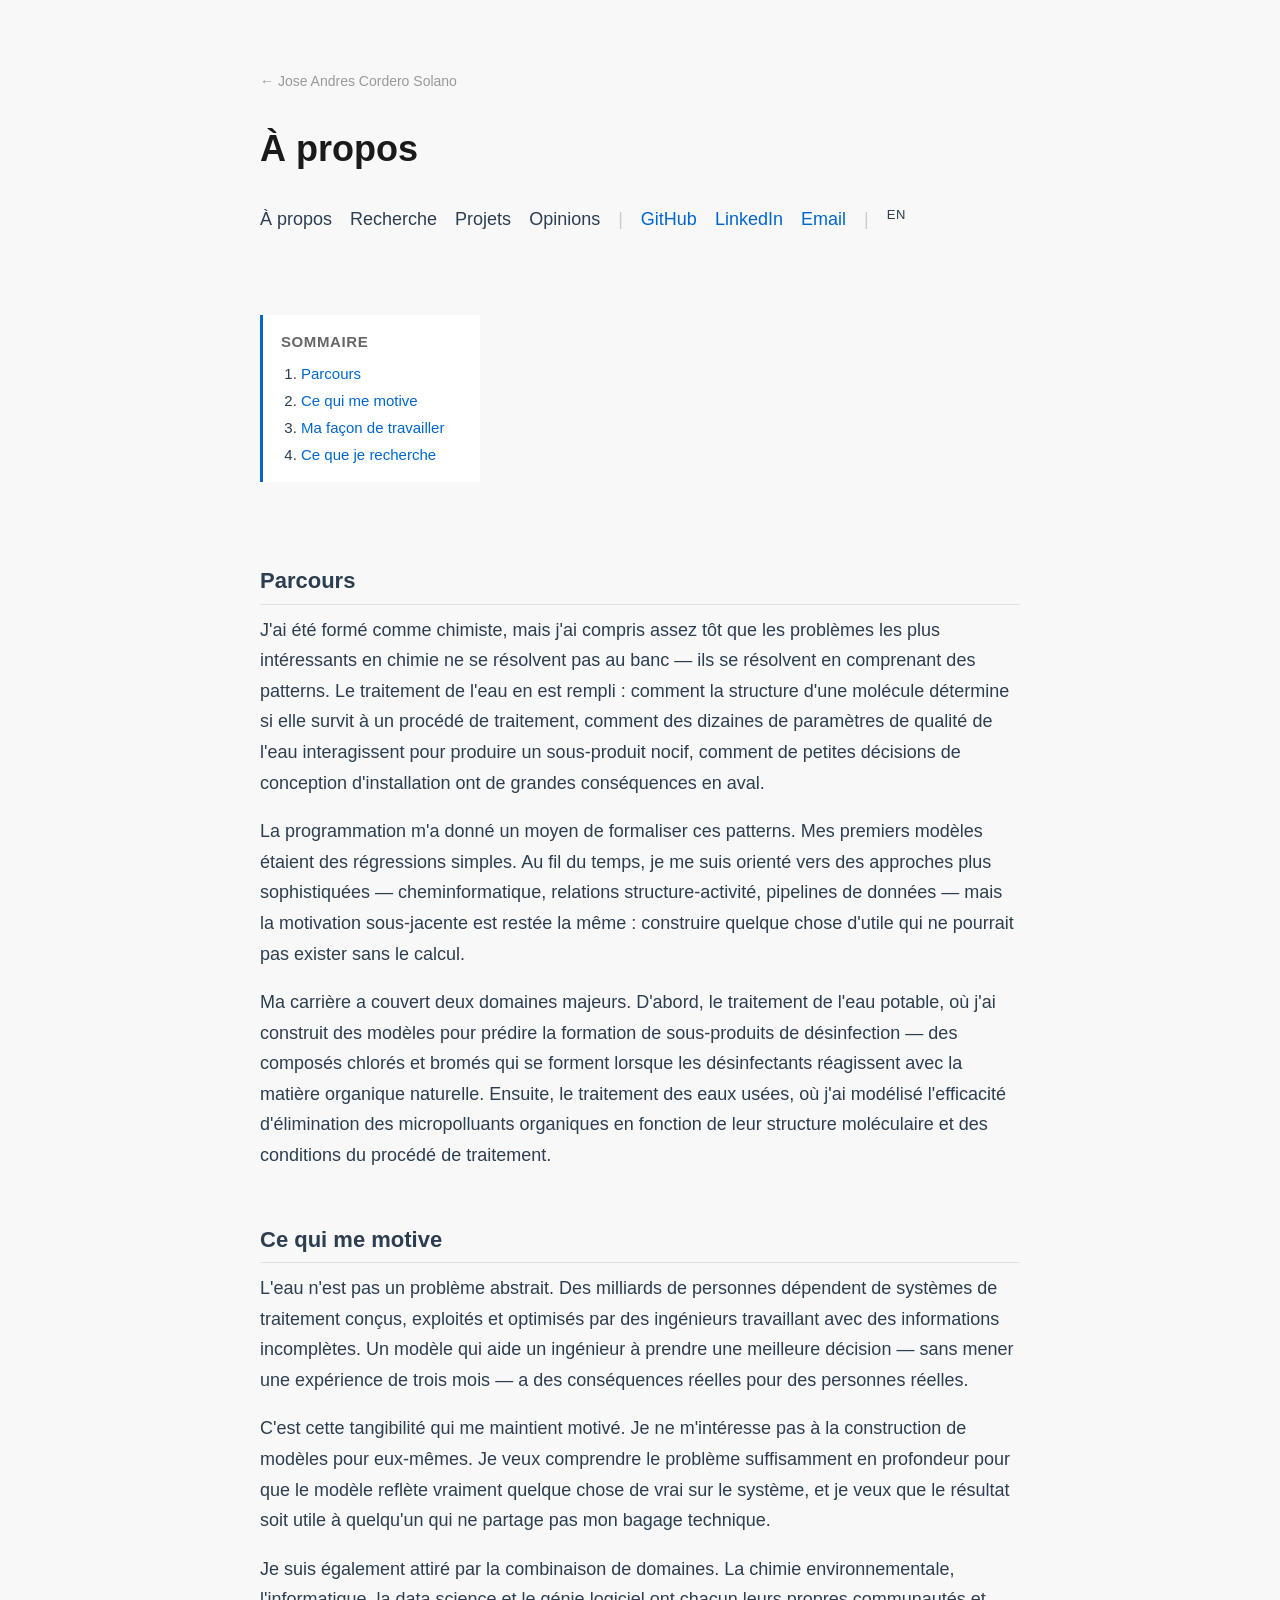
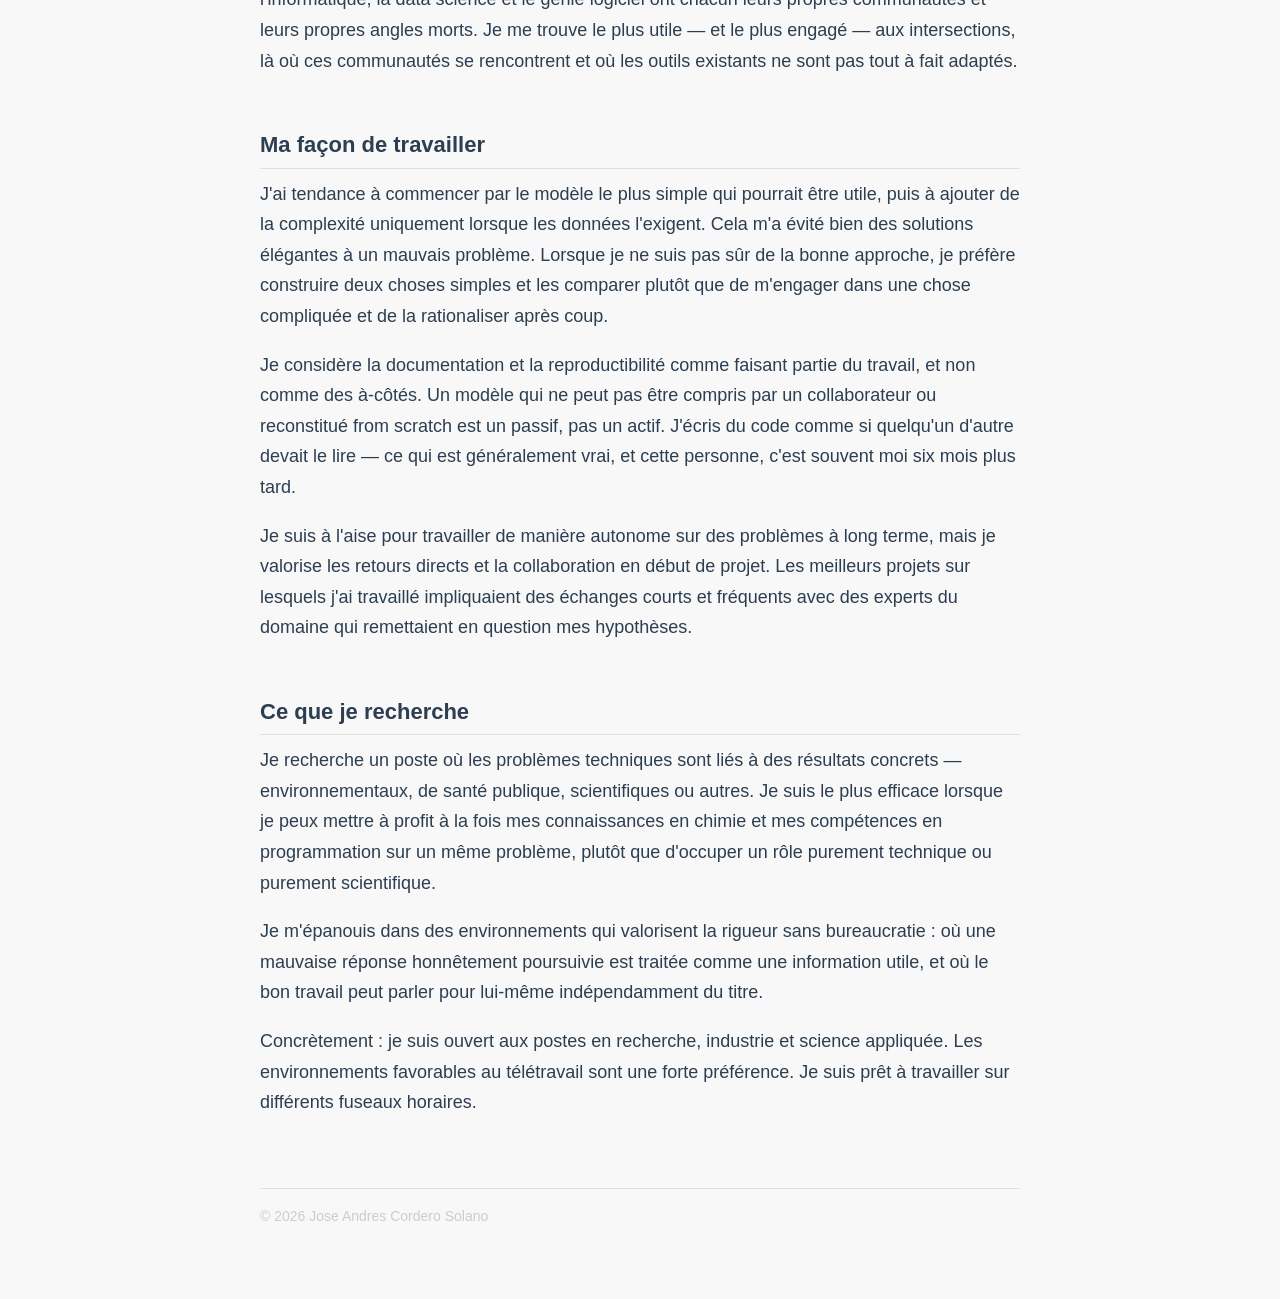
<file: fr/about/index.html>
<!DOCTYPE html>
<html lang="fr">
<head>
<meta charset="utf-8">
<meta name="viewport" content="width=device-width, initial-scale=1">
<title>À propos — Jose Andres Cordero Solano</title>
<link rel="stylesheet" href="../../css/style.css">
</head>

<body>

<p class="breadcrumb"><a href="/fr/">← Jose Andres Cordero Solano</a></p>
<h1>À propos</h1>

<nav class="site-nav">
  <a href="/fr/about/">À propos</a>
  <a href="/fr/research/">Recherche</a>
  <a href="/fr/projects/">Projets</a>
  <a href="/fr/opinions/">Opinions</a>
  <span class="sep">|</span>
  <a href="https://github.com/joancoso" class="external">GitHub</a>
  <a href="https://www.linkedin.com/in/jocordero/" class="external">LinkedIn</a>
  <a href="mailto:andres.cordero17@gmail.com" class="external">Email</a>
  <span class="sep">|</span>
  <a href="/about/" class="lang-toggle">EN</a>
</nav>

<nav class="toc">
  <p>Sommaire</p>
  <ol>
    <li><a href="#parcours">Parcours</a></li>
    <li><a href="#motivations">Ce qui me motive</a></li>
    <li><a href="#facon-de-travailler">Ma façon de travailler</a></li>
    <li><a href="#ce-que-je-recherche">Ce que je recherche</a></li>
  </ol>
</nav>

<section id="parcours">
  <h2>Parcours</h2>
  <p>
    J'ai été formé comme chimiste, mais j'ai compris assez tôt que les problèmes les plus
    intéressants en chimie ne se résolvent pas au banc — ils se résolvent en comprenant des
    patterns. Le traitement de l'eau en est rempli : comment la structure d'une molécule
    détermine si elle survit à un procédé de traitement, comment des dizaines de paramètres
    de qualité de l'eau interagissent pour produire un sous-produit nocif, comment de petites
    décisions de conception d'installation ont de grandes conséquences en aval.
  </p>
  <p>
    La programmation m'a donné un moyen de formaliser ces patterns. Mes premiers modèles étaient
    des régressions simples. Au fil du temps, je me suis orienté vers des approches plus
    sophistiquées — cheminformatique, relations structure-activité, pipelines de données — mais
    la motivation sous-jacente est restée la même : construire quelque chose d'utile qui ne
    pourrait pas exister sans le calcul.
  </p>
  <p>
    Ma carrière a couvert deux domaines majeurs. D'abord, le traitement de l'eau potable, où
    j'ai construit des modèles pour prédire la formation de sous-produits de désinfection —
    des composés chlorés et bromés qui se forment lorsque les désinfectants réagissent avec
    la matière organique naturelle. Ensuite, le traitement des eaux usées, où j'ai modélisé
    l'efficacité d'élimination des micropolluants organiques en fonction de leur structure
    moléculaire et des conditions du procédé de traitement.
  </p>
</section>

<section id="motivations">
  <h2>Ce qui me motive</h2>
  <p>
    L'eau n'est pas un problème abstrait. Des milliards de personnes dépendent de systèmes de
    traitement conçus, exploités et optimisés par des ingénieurs travaillant avec des informations
    incomplètes. Un modèle qui aide un ingénieur à prendre une meilleure décision — sans mener
    une expérience de trois mois — a des conséquences réelles pour des personnes réelles.
  </p>
  <p>
    C'est cette tangibilité qui me maintient motivé. Je ne m'intéresse pas à la construction de
    modèles pour eux-mêmes. Je veux comprendre le problème suffisamment en profondeur pour que
    le modèle reflète vraiment quelque chose de vrai sur le système, et je veux que le résultat
    soit utile à quelqu'un qui ne partage pas mon bagage technique.
  </p>
  <p>
    Je suis également attiré par la combinaison de domaines. La chimie environnementale,
    l'informatique, la data science et le génie logiciel ont chacun leurs propres communautés
    et leurs propres angles morts. Je me trouve le plus utile — et le plus engagé — aux
    intersections, là où ces communautés se rencontrent et où les outils existants ne sont
    pas tout à fait adaptés.
  </p>
</section>

<section id="facon-de-travailler">
  <h2>Ma façon de travailler</h2>
  <p>
    J'ai tendance à commencer par le modèle le plus simple qui pourrait être utile, puis à
    ajouter de la complexité uniquement lorsque les données l'exigent. Cela m'a évité bien
    des solutions élégantes à un mauvais problème. Lorsque je ne suis pas sûr de la bonne
    approche, je préfère construire deux choses simples et les comparer plutôt que de m'engager
    dans une chose compliquée et de la rationaliser après coup.
  </p>
  <p>
    Je considère la documentation et la reproductibilité comme faisant partie du travail,
    et non comme des à-côtés. Un modèle qui ne peut pas être compris par un collaborateur
    ou reconstitué from scratch est un passif, pas un actif. J'écris du code comme si quelqu'un
    d'autre devait le lire — ce qui est généralement vrai, et cette personne, c'est souvent
    moi six mois plus tard.
  </p>
  <p>
    Je suis à l'aise pour travailler de manière autonome sur des problèmes à long terme, mais
    je valorise les retours directs et la collaboration en début de projet. Les meilleurs projets
    sur lesquels j'ai travaillé impliquaient des échanges courts et fréquents avec des experts
    du domaine qui remettaient en question mes hypothèses.
  </p>
</section>

<section id="ce-que-je-recherche">
  <h2>Ce que je recherche</h2>
  <p>
    Je recherche un poste où les problèmes techniques sont liés à des résultats concrets —
    environnementaux, de santé publique, scientifiques ou autres. Je suis le plus efficace
    lorsque je peux mettre à profit à la fois mes connaissances en chimie et mes compétences
    en programmation sur un même problème, plutôt que d'occuper un rôle purement technique
    ou purement scientifique.
  </p>
  <p>
    Je m'épanouis dans des environnements qui valorisent la rigueur sans bureaucratie : où
    une mauvaise réponse honnêtement poursuivie est traitée comme une information utile, et
    où le bon travail peut parler pour lui-même indépendamment du titre.
  </p>
  <p>
    Concrètement : je suis ouvert aux postes en recherche, industrie et science appliquée.
    Les environnements favorables au télétravail sont une forte préférence. Je suis prêt à
    travailler sur différents fuseaux horaires.
  </p>
</section>

<footer>
  © 2026 Jose Andres Cordero Solano
</footer>

</body>
</html>
</file>
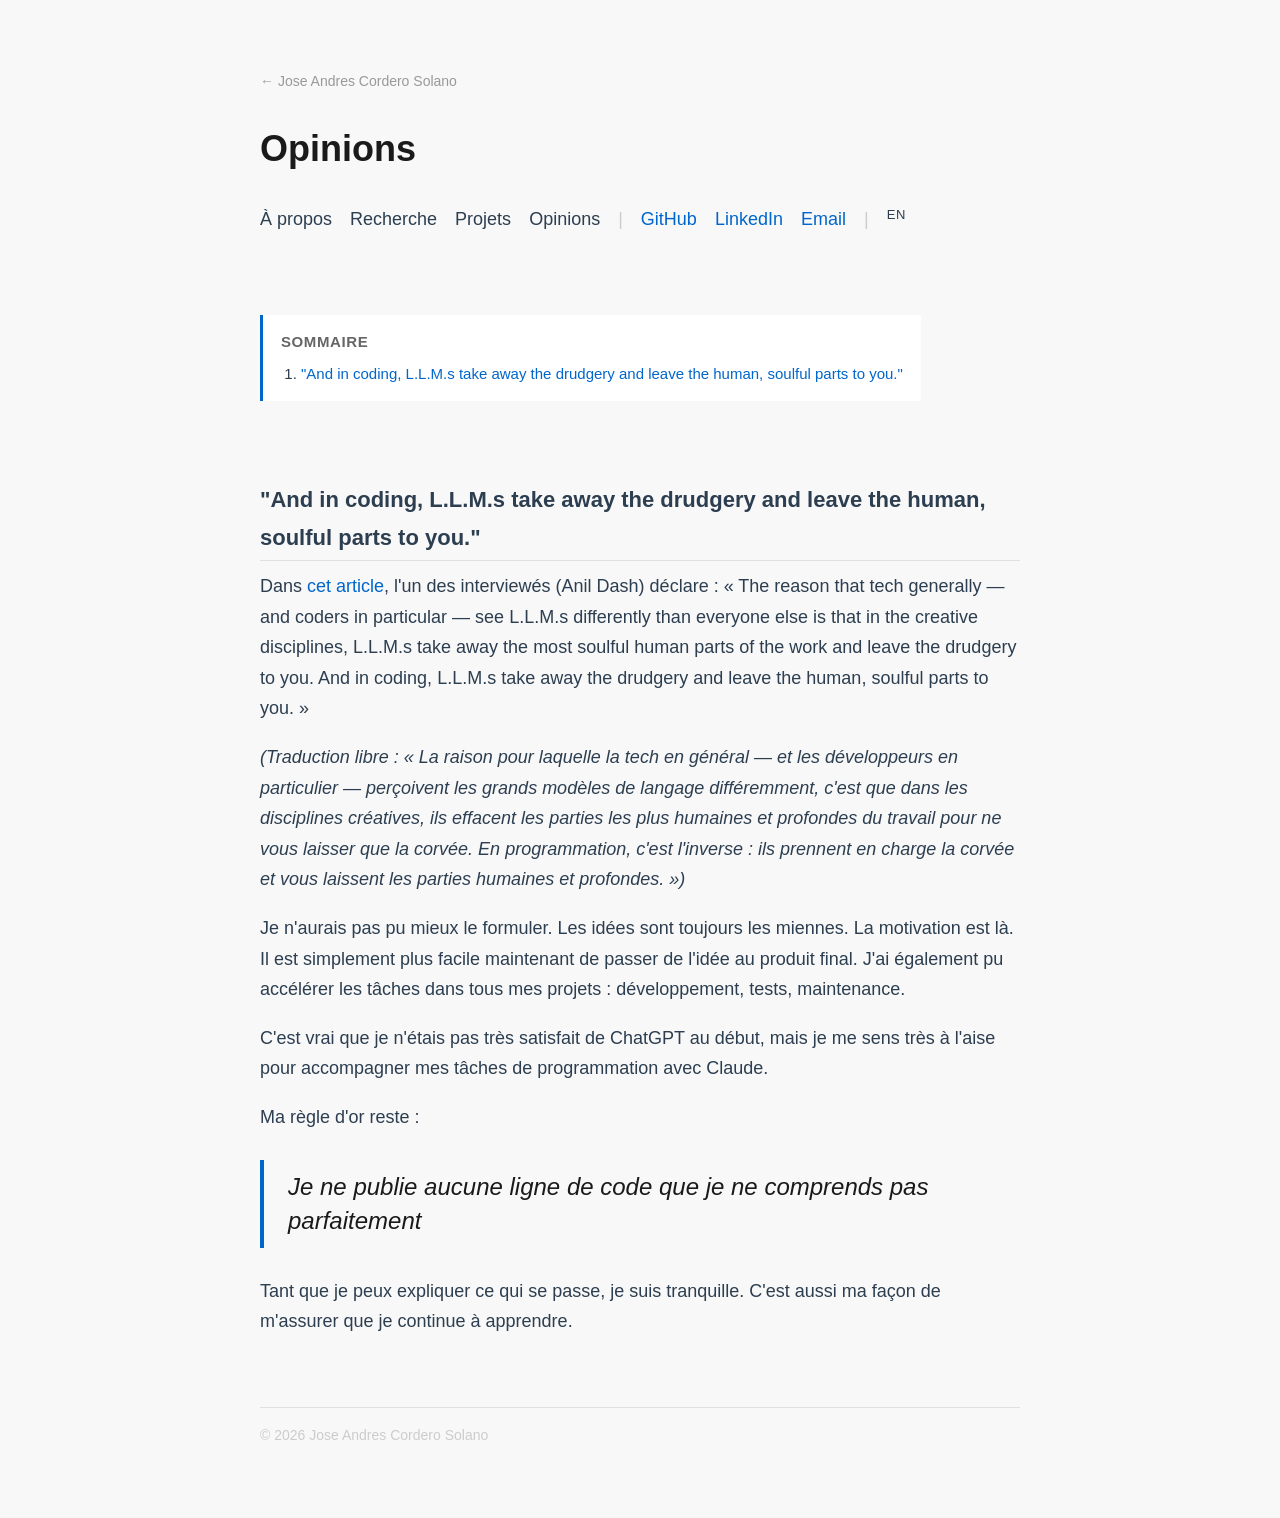
<file: fr/opinions/index.html>
<!DOCTYPE html>
<html lang="fr">
<head>
<meta charset="utf-8">
<meta name="viewport" content="width=device-width, initial-scale=1">
<title>Opinions — Jose Andres Cordero Solano</title>
<link rel="stylesheet" href="../../css/style.css">
</head>

<body>

<p class="breadcrumb"><a href="/fr/">← Jose Andres Cordero Solano</a></p>
<h1>Opinions</h1>

<nav class="site-nav">
  <a href="/fr/about/">À propos</a>
  <a href="/fr/research/">Recherche</a>
  <a href="/fr/projects/">Projets</a>
  <a href="/fr/opinions/">Opinions</a>
  <span class="sep">|</span>
  <a href="https://github.com/joancoso" class="external">GitHub</a>
  <a href="https://www.linkedin.com/in/jocordero/" class="external">LinkedIn</a>
  <a href="mailto:andres.cordero17@gmail.com" class="external">Email</a>
  <span class="sep">|</span>
  <a href="/opinions/" class="lang-toggle">EN</a>
</nav>

<nav class="toc">
  <p>Sommaire</p>
  <ol>
    <li><a href="#coding-and-llms">"And in coding, L.L.M.s take away the drudgery and leave the human, soulful parts to you."</a></li>
    <!-- <li><a href="#complexite">La complexité doit se mériter</a></li>
    <li><a href="#reproductibilite">La reproductibilité est un engagement éthique</a></li>
    <li><a href="#teletravail">Le télétravail comme signal culturel</a></li> -->
  </ol>
</nav>

<section id="coding-and-llms">
  <h2>"And in coding, L.L.M.s take away the drudgery and leave the human, soulful parts to you."</h2>
  <p>
    Dans <a href="https://www.nytimes.com/2026/03/12/magazine/ai-coding-programming-jobs-claude-chatgpt.html">cet article</a>,
    l'un des interviewés (Anil Dash) déclare :
    « The reason that tech generally — and coders in particular — see L.L.M.s differently than everyone else is that in the creative disciplines,
    L.L.M.s take away the most soulful human parts of the work and leave the drudgery to you.
    And in coding, L.L.M.s take away the drudgery and leave the human, soulful parts to you. »
  </p>
  <p>
    <em>(Traduction libre : « La raison pour laquelle la tech en général — et les développeurs en particulier — perçoivent les grands modèles de langage différemment, c'est que dans les disciplines créatives, ils effacent les parties les plus humaines et profondes du travail pour ne vous laisser que la corvée. En programmation, c'est l'inverse : ils prennent en charge la corvée et vous laissent les parties humaines et profondes. »)</em>
  </p>
  <p>
    Je n'aurais pas pu mieux le formuler.
    Les idées sont toujours les miennes.
    La motivation est là.
    Il est simplement plus facile maintenant de passer de l'idée au produit final.
    J'ai également pu accélérer les tâches dans tous mes projets : développement, tests, maintenance.
  </p>
  <p>
    C'est vrai que je n'étais pas très satisfait de ChatGPT au début, mais je me sens très à l'aise
    pour accompagner mes tâches de programmation avec Claude.
  </p>
  <p>Ma règle d'or reste :</p>
  <blockquote class="pull-quote">
    Je ne publie aucune ligne de code que je ne comprends pas parfaitement
  </blockquote>
  <p>
    Tant que je peux expliquer ce qui se passe, je suis tranquille.
    C'est aussi ma façon de m'assurer que je continue à apprendre.
  </p>
  <!--
  <p>
    Les projets les plus solides auxquels j'ai participé impliquaient une collaboration étroite
    entre des personnes ayant des types de connaissances différents — et une volonté partagée
    d'avoir tort. Cette combinaison est plus difficile à assembler que n'importe quelle
    compétence technique particulière, et elle vaut davantage.
  </p>
  -->
</section>

<!--
<section id="complexite">
  <h2>La complexité doit se mériter, pas se concevoir</h2>
  <p>
    Il existe un biais dans le travail technique vers les solutions sophistiquées. Un réseau
    de neurones donne l'impression d'avancer ; une régression linéaire donne l'impression de
    se résigner. J'en suis venu à penser que l'inverse est plus proche de la vérité : un
    modèle simple que l'on comprend est généralement plus précieux qu'un modèle complexe
    que l'on ne comprend pas, surtout dans des domaines où le coût d'une mauvaise réponse
    est réel.
  </p>
  <p>
    La complexité est une forme de dette. Elle s'accumule sous forme de charge de maintenance,
    d'opacité et de fragilité. Chaque couche d'abstraction rend le modèle plus difficile à
    auditer, plus difficile à expliquer à un collaborateur, et plus difficile à faire confiance
    lorsqu'il produit un résultat inattendu. Ajouter de la complexité sans une raison claire
    ancrée dans les données, c'est emprunter sur la compréhension future.
  </p>
  <p>
    Mon point de départ est de commencer par le modèle le plus simple qui pourrait raisonnablement
    fonctionner, puis de laisser les données me dire ce qui manque. Cela a parfois signifié
    prendre plus de temps pour atteindre un modèle final. Cela a également signifié que le
    modèle final était défendable devant des personnes qui connaissaient le domaine — ce qui
    est généralement l'exigence la plus difficile à satisfaire.
  </p>
</section>

<section id="reproductibilite">
  <h2>La reproductibilité est un engagement éthique</h2>
  <p>
    En recherche environnementale, les modèles ne sont pas de purs objets académiques. Ils
    informent des décisions sur les procédés de traitement, les seuils réglementaires et
    les investissements d'infrastructure — des décisions avec des conséquences directes sur
    la santé publique. Un modèle que seul l'auteur original peut exécuter, ou qui ne peut
    pas être retracé jusqu'à ses entrées, n'est pas une contribution au domaine. C'est une
    publication.
  </p>
  <p>
    Je traite la reproductibilité comme une exigence de base, pas comme un bonus. Cela signifie
    du code versionné, des dépendances documentées, des données clairement étiquetées, et
    suffisamment d'explications pour qu'un collègue compétent puisse reconstruire l'analyse
    from scratch. Cela signifie aussi être honnête sur ce que le modèle capture et ne capture
    pas — ce qui est parfois la partie la plus difficile.
  </p>
  <p>
    Ce n'est pas seulement une question d'intégrité scientifique, même si c'est aussi cela.
    C'est aussi pragmatique. Les projets dont je suis le plus fier étaient ceux où je pouvais
    transmettre le code et partir, confiant que quelqu'un d'autre pourrait l'exécuter, le
    modifier et l'étendre sans m'appeler. C'est une barre plus haute que « ça marche sur ma
    machine », et ça vaut la peine de la maintenir.
  </p>
</section>

<section id="teletravail">
  <h2>Le télétravail comme signal culturel</h2>
  <p>
    Ma préférence pour le télétravail est en partie logistique — j'ai développé une routine
    de travail qui fonctionne bien en dehors d'un bureau. Mais c'est aussi en partie un
    indicateur de quelque chose de plus difficile à observer directement : comment une
    organisation évalue ses collaborateurs.
  </p>
  <p>
    Les équipes à l'aise avec le télétravail ont tendance à avoir déjà résolu un problème
    plus difficile : elles ont appris à évaluer les résultats plutôt que la présence. Elles
    ont développé des habitudes de communication qui ne dépendent pas de la proximité physique.
    Elles font généralement confiance à leurs collaborateurs pour gérer leur temps, ce qui
    est corrélé à leur faire confiance pour gérer leur travail.
  </p>
  <p>
    Rien de tout cela n'est absolu. J'ai vu des équipes en télétravail dysfonctionnelles et
    des équipes sur site excellentes. Mais lorsqu'une organisation résiste au télétravail
    sans raison technique claire, je le prends comme un signal qui mérite d'être examiné
    avant d'accepter une offre.
  </p>
</section>
-->

<footer>
  © 2026 Jose Andres Cordero Solano
</footer>

</body>
</html>
</file>
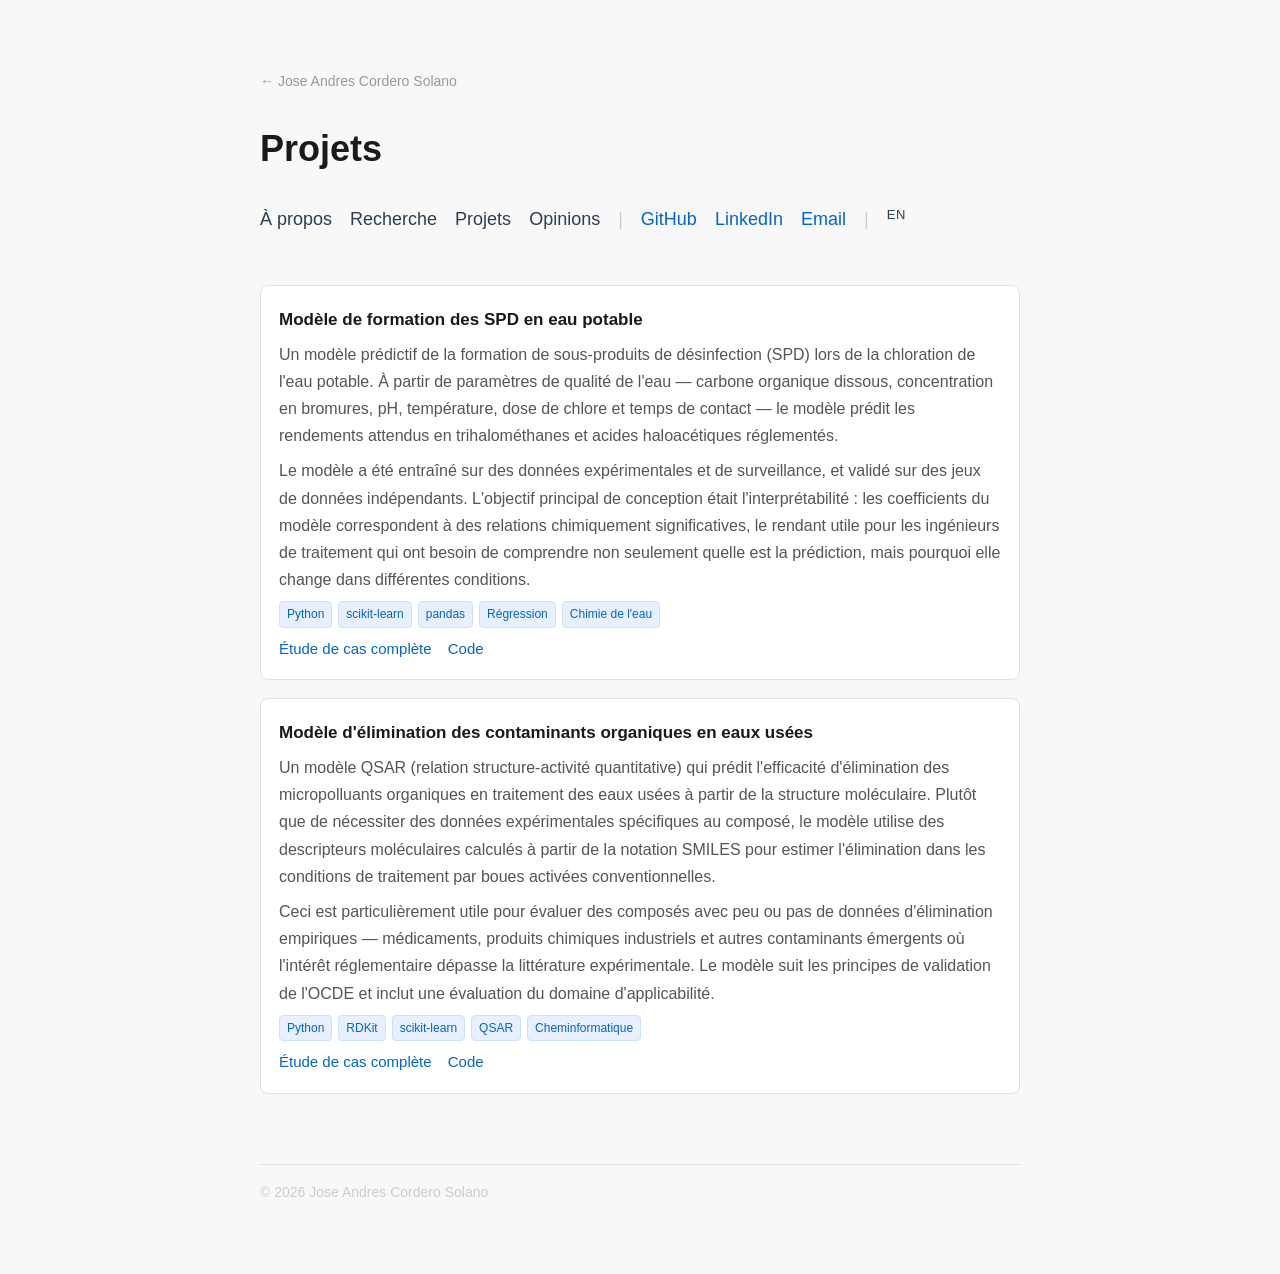
<file: fr/projects/index.html>
<!DOCTYPE html>
<html lang="fr">
<head>
<meta charset="utf-8">
<meta name="viewport" content="width=device-width, initial-scale=1">
<title>Projets — Jose Andres Cordero Solano</title>
<link rel="stylesheet" href="../../css/style.css">
</head>

<body>

<p class="breadcrumb"><a href="/fr/">← Jose Andres Cordero Solano</a></p>
<h1>Projets</h1>

<nav class="site-nav">
  <a href="/fr/about/">À propos</a>
  <a href="/fr/research/">Recherche</a>
  <a href="/fr/projects/">Projets</a>
  <a href="/fr/opinions/">Opinions</a>
  <span class="sep">|</span>
  <a href="https://github.com/joancoso" class="external">GitHub</a>
  <a href="https://www.linkedin.com/in/jocordero/" class="external">LinkedIn</a>
  <a href="mailto:andres.cordero17@gmail.com" class="external">Email</a>
  <span class="sep">|</span>
  <a href="/projects/" class="lang-toggle">EN</a>
</nav>

<div class="projects">

  <div class="project">
    <span class="project-title">Modèle de formation des SPD en eau potable</span>
    <p class="project-desc">
      Un modèle prédictif de la formation de sous-produits de désinfection (SPD) lors de
      la chloration de l'eau potable. À partir de paramètres de qualité de l'eau — carbone
      organique dissous, concentration en bromures, pH, température, dose de chlore et temps
      de contact — le modèle prédit les rendements attendus en trihalométhanes et acides
      haloacétiques réglementés.
    </p>
    <p class="project-desc">
      Le modèle a été entraîné sur des données expérimentales et de surveillance, et validé
      sur des jeux de données indépendants. L'objectif principal de conception était
      l'interprétabilité : les coefficients du modèle correspondent à des relations
      chimiquement significatives, le rendant utile pour les ingénieurs de traitement qui
      ont besoin de comprendre non seulement quelle est la prédiction, mais pourquoi elle
      change dans différentes conditions.
    </p>
    <div class="project-tags">
      <span class="tech-tag">Python</span>
      <span class="tech-tag">scikit-learn</span>
      <span class="tech-tag">pandas</span>
      <span class="tech-tag">Régression</span>
      <span class="tech-tag">Chimie de l'eau</span>
    </div>
    <div class="project-links">
      <a href="/projects/dbp-model/">Étude de cas complète</a>
      <a href="#">Code</a>
    </div>
  </div>

  <div class="project">
    <span class="project-title">Modèle d'élimination des contaminants organiques en eaux usées</span>
    <p class="project-desc">
      Un modèle QSAR (relation structure-activité quantitative) qui prédit l'efficacité
      d'élimination des micropolluants organiques en traitement des eaux usées à partir de
      la structure moléculaire. Plutôt que de nécessiter des données expérimentales spécifiques
      au composé, le modèle utilise des descripteurs moléculaires calculés à partir de la
      notation SMILES pour estimer l'élimination dans les conditions de traitement par boues
      activées conventionnelles.
    </p>
    <p class="project-desc">
      Ceci est particulièrement utile pour évaluer des composés avec peu ou pas de données
      d'élimination empiriques — médicaments, produits chimiques industriels et autres
      contaminants émergents où l'intérêt réglementaire dépasse la littérature expérimentale.
      Le modèle suit les principes de validation de l'OCDE et inclut une évaluation du
      domaine d'applicabilité.
    </p>
    <div class="project-tags">
      <span class="tech-tag">Python</span>
      <span class="tech-tag">RDKit</span>
      <span class="tech-tag">scikit-learn</span>
      <span class="tech-tag">QSAR</span>
      <span class="tech-tag">Cheminformatique</span>
    </div>
    <div class="project-links">
      <a href="/projects/contaminant-removal/">Étude de cas complète</a>
      <a href="#">Code</a>
    </div>
  </div>

</div>

<footer>
  © 2026 Jose Andres Cordero Solano
</footer>

</body>
</html>
</file>
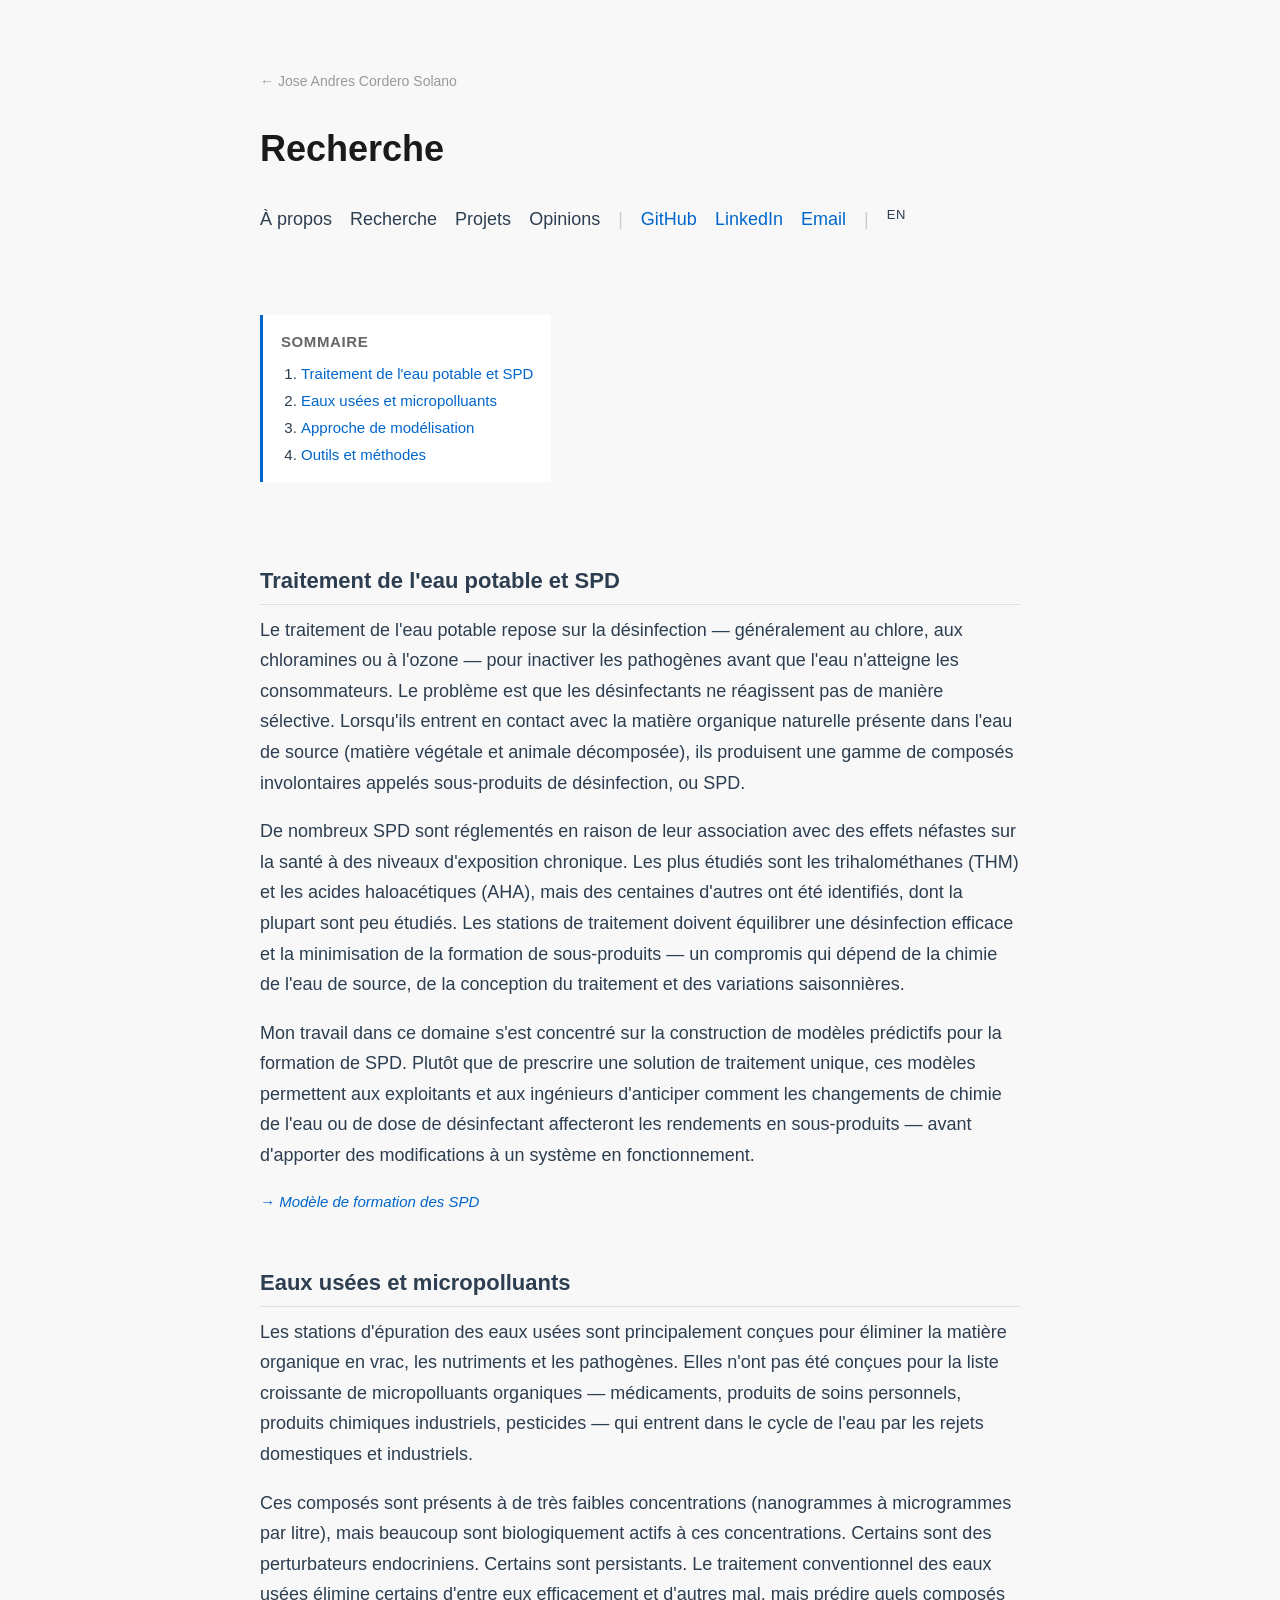
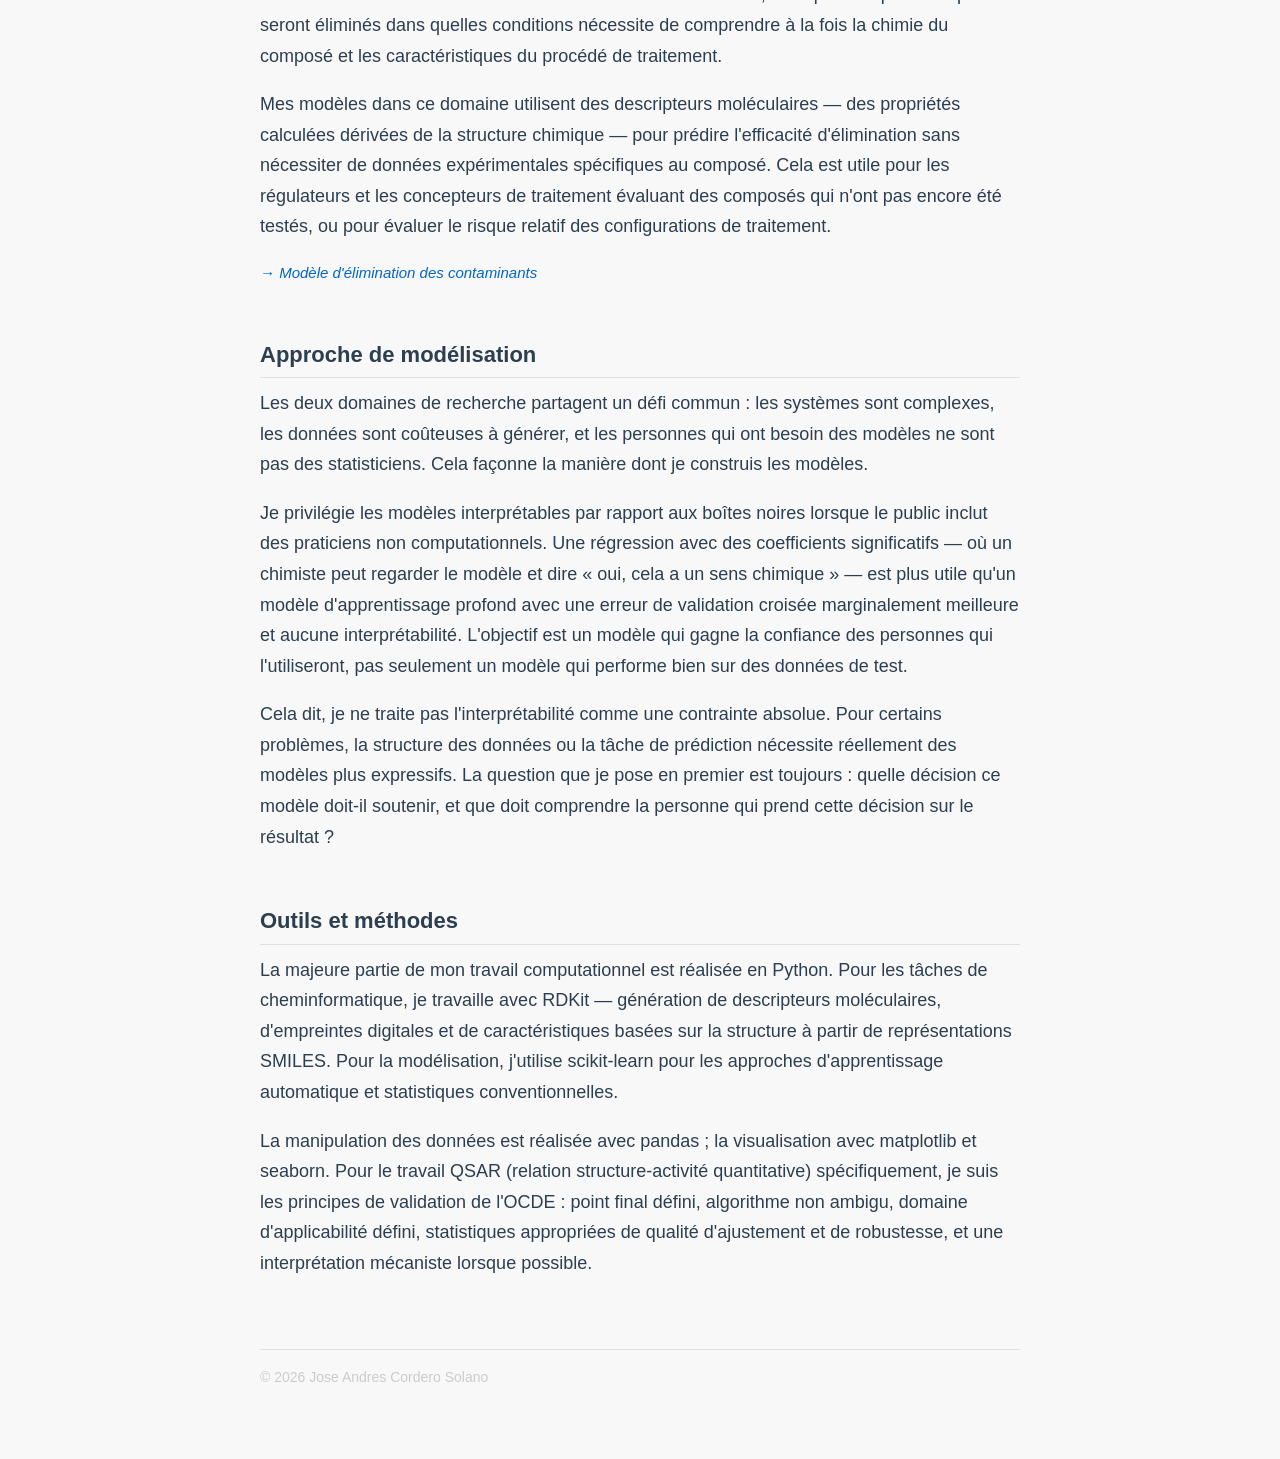
<file: fr/research/index.html>
<!DOCTYPE html>
<html lang="fr">
<head>
<meta charset="utf-8">
<meta name="viewport" content="width=device-width, initial-scale=1">
<title>Recherche — Jose Andres Cordero Solano</title>
<link rel="stylesheet" href="../../css/style.css">
</head>

<body>

<p class="breadcrumb"><a href="/fr/">← Jose Andres Cordero Solano</a></p>
<h1>Recherche</h1>

<nav class="site-nav">
  <a href="/fr/about/">À propos</a>
  <a href="/fr/research/">Recherche</a>
  <a href="/fr/projects/">Projets</a>
  <a href="/fr/opinions/">Opinions</a>
  <span class="sep">|</span>
  <a href="https://github.com/joancoso" class="external">GitHub</a>
  <a href="https://www.linkedin.com/in/jocordero/" class="external">LinkedIn</a>
  <a href="mailto:andres.cordero17@gmail.com" class="external">Email</a>
  <span class="sep">|</span>
  <a href="/research/" class="lang-toggle">EN</a>
</nav>

<nav class="toc">
  <p>Sommaire</p>
  <ol>
    <li><a href="#eau-potable">Traitement de l'eau potable et SPD</a></li>
    <li><a href="#eaux-usees">Eaux usées et micropolluants</a></li>
    <li><a href="#approche-modelisation">Approche de modélisation</a></li>
    <li><a href="#outils">Outils et méthodes</a></li>
  </ol>
</nav>

<section id="eau-potable">
  <h2>Traitement de l'eau potable et SPD</h2>
  <p>
    Le traitement de l'eau potable repose sur la désinfection — généralement au chlore,
    aux chloramines ou à l'ozone — pour inactiver les pathogènes avant que l'eau n'atteigne
    les consommateurs. Le problème est que les désinfectants ne réagissent pas de manière
    sélective. Lorsqu'ils entrent en contact avec la matière organique naturelle présente
    dans l'eau de source (matière végétale et animale décomposée), ils produisent une gamme
    de composés involontaires appelés sous-produits de désinfection, ou SPD.
  </p>
  <p>
    De nombreux SPD sont réglementés en raison de leur association avec des effets néfastes
    sur la santé à des niveaux d'exposition chronique. Les plus étudiés sont les trihalométhanes
    (THM) et les acides haloacétiques (AHA), mais des centaines d'autres ont été identifiés,
    dont la plupart sont peu étudiés. Les stations de traitement doivent équilibrer une
    désinfection efficace et la minimisation de la formation de sous-produits — un compromis
    qui dépend de la chimie de l'eau de source, de la conception du traitement et des
    variations saisonnières.
  </p>
  <p>
    Mon travail dans ce domaine s'est concentré sur la construction de modèles prédictifs
    pour la formation de SPD. Plutôt que de prescrire une solution de traitement unique,
    ces modèles permettent aux exploitants et aux ingénieurs d'anticiper comment les
    changements de chimie de l'eau ou de dose de désinfectant affecteront les rendements
    en sous-produits — avant d'apporter des modifications à un système en fonctionnement.
  </p>
  <a href="/fr/projects/dbp-model/" class="read-more">Modèle de formation des SPD</a>
</section>

<section id="eaux-usees">
  <h2>Eaux usées et micropolluants</h2>
  <p>
    Les stations d'épuration des eaux usées sont principalement conçues pour éliminer la
    matière organique en vrac, les nutriments et les pathogènes. Elles n'ont pas été conçues
    pour la liste croissante de micropolluants organiques — médicaments, produits de soins
    personnels, produits chimiques industriels, pesticides — qui entrent dans le cycle de
    l'eau par les rejets domestiques et industriels.
  </p>
  <p>
    Ces composés sont présents à de très faibles concentrations (nanogrammes à microgrammes
    par litre), mais beaucoup sont biologiquement actifs à ces concentrations. Certains sont
    des perturbateurs endocriniens. Certains sont persistants. Le traitement conventionnel
    des eaux usées élimine certains d'entre eux efficacement et d'autres mal, mais prédire
    quels composés seront éliminés dans quelles conditions nécessite de comprendre à la fois
    la chimie du composé et les caractéristiques du procédé de traitement.
  </p>
  <p>
    Mes modèles dans ce domaine utilisent des descripteurs moléculaires — des propriétés
    calculées dérivées de la structure chimique — pour prédire l'efficacité d'élimination
    sans nécessiter de données expérimentales spécifiques au composé. Cela est utile pour
    les régulateurs et les concepteurs de traitement évaluant des composés qui n'ont pas
    encore été testés, ou pour évaluer le risque relatif des configurations de traitement.
  </p>
  <a href="/fr/projects/contaminant-removal/" class="read-more">Modèle d'élimination des contaminants</a>
</section>

<section id="approche-modelisation">
  <h2>Approche de modélisation</h2>
  <p>
    Les deux domaines de recherche partagent un défi commun : les systèmes sont complexes,
    les données sont coûteuses à générer, et les personnes qui ont besoin des modèles ne
    sont pas des statisticiens. Cela façonne la manière dont je construis les modèles.
  </p>
  <p>
    Je privilégie les modèles interprétables par rapport aux boîtes noires lorsque le public
    inclut des praticiens non computationnels. Une régression avec des coefficients significatifs
    — où un chimiste peut regarder le modèle et dire « oui, cela a un sens chimique » — est
    plus utile qu'un modèle d'apprentissage profond avec une erreur de validation croisée
    marginalement meilleure et aucune interprétabilité. L'objectif est un modèle qui gagne
    la confiance des personnes qui l'utiliseront, pas seulement un modèle qui performe bien
    sur des données de test.
  </p>
  <p>
    Cela dit, je ne traite pas l'interprétabilité comme une contrainte absolue. Pour certains
    problèmes, la structure des données ou la tâche de prédiction nécessite réellement des
    modèles plus expressifs. La question que je pose en premier est toujours : quelle décision
    ce modèle doit-il soutenir, et que doit comprendre la personne qui prend cette décision
    sur le résultat ?
  </p>
</section>

<section id="outils">
  <h2>Outils et méthodes</h2>
  <p>
    La majeure partie de mon travail computationnel est réalisée en Python. Pour les tâches
    de cheminformatique, je travaille avec RDKit — génération de descripteurs moléculaires,
    d'empreintes digitales et de caractéristiques basées sur la structure à partir de
    représentations SMILES. Pour la modélisation, j'utilise scikit-learn pour les approches
    d'apprentissage automatique et statistiques conventionnelles.
  </p>
  <p>
    La manipulation des données est réalisée avec pandas ; la visualisation avec matplotlib
    et seaborn. Pour le travail QSAR (relation structure-activité quantitative) spécifiquement,
    je suis les principes de validation de l'OCDE : point final défini, algorithme non ambigu,
    domaine d'applicabilité défini, statistiques appropriées de qualité d'ajustement et de
    robustesse, et une interprétation mécaniste lorsque possible.
  </p>
</section>

<footer>
  © 2026 Jose Andres Cordero Solano
</footer>

</body>
</html>
</file>
<file: css/style.css>
/* === BASE === */

*, *::before, *::after {
  box-sizing: border-box;
}

/* === LAYOUT === */

body {
  max-width: 800px;
  margin: 70px auto;
  padding: 0 20px;
  font-family: -apple-system, BlinkMacSystemFont, "Segoe UI", Roboto, Helvetica, Arial, sans-serif;
  font-size: 18px;
  line-height: 1.7;
  color: #2C3E50;
  background: #F8F8F8;
}

/* === TYPOGRAPHY === */

h1 {
  font-size: 36px;
  margin-bottom: 10px;
  color: #1A1A1A;
}

h2 {
  font-size: 22px;
  margin-bottom: 10px;
  border-bottom: 1px solid #E0E0E0;
  padding-bottom: 4px;
}

h3 {
  font-size: 18px;
  margin-bottom: 6px;
}

p {
  margin-top: 0;
  margin-bottom: 1em;
}

a {
  color: #0066CC;
  text-decoration: none;
}

a:hover {
  text-decoration: underline;
}

.tagline {
  color: #666666;
  margin-top: 0;
  font-size: 20px;
}

/* === PROFILE PHOTO === */

img.profile-photo {
  width: 208px;
  height: 208px;
  border-radius: 50%;
  object-fit: cover;
  display: block;
  margin: 20px auto;
  box-shadow: 0 2px 8px rgba(0, 0, 0, 0.1);
}

/* === SECTION === */

section {
  margin-top: 50px;
}

/* === NAVIGATION === */

nav.site-nav {
  margin: 25px 0 50px 0;
  display: flex;
  flex-wrap: wrap;
  gap: 4px 0;
}

nav.site-nav a {
  margin-right: 18px;
  font-weight: 500;
  color: #2C3E50;
}

nav.site-nav a:hover {
  color: #0066CC;
  text-decoration: none;
}

nav.site-nav .external {
  color: #0066CC;
  font-weight: 400;
}

nav.site-nav .sep {
  color: #CCCCCC;
  margin-right: 18px;
  user-select: none;
}

/* === TABLE OF CONTENTS === */

nav.toc {
  margin: 30px 0;
  padding: 14px 18px;
  border-left: 3px solid #0066CC;
  background: #FFFFFF;
  display: inline-block;
  min-width: 220px;
}

nav.toc p {
  font-weight: 600;
  margin-bottom: 6px;
  font-size: 15px;
  color: #666666;
  text-transform: uppercase;
  letter-spacing: 0.04em;
}

nav.toc ol {
  margin: 0;
  padding-left: 20px;
}

nav.toc li {
  font-size: 15px;
  line-height: 1.8;
}

nav.toc a {
  color: #0066CC;
}

/* === PROJECT CARDS === */

.projects {
  display: flex;
  flex-direction: column;
  gap: 18px;
}

.project {
  padding: 18px;
  border: 1px solid #E0E0E0;
  border-radius: 8px;
  background: #FFFFFF;
  transition: transform 0.05s ease, box-shadow 0.05s ease;
  margin-bottom: 0;
}

.project:hover {
  transform: translateY(-2px);
  box-shadow: 0 4px 14px rgba(0, 0, 0, 0.3);
}

.project-title {
  font-weight: 600;
  font-size: 17px;
  color: #1A1A1A;
}

.project-desc {
  margin: 6px 0 8px 0;
  font-size: 16px;
  color: #555555;
}

.project-tags {
  display: flex;
  flex-wrap: wrap;
  gap: 6px;
  margin: 8px 0;
}

.tech-tag {
  font-size: 12px;
  color: #0066CC;
  background: #E8F0FF;
  border: 1px solid #CCE0FF;
  border-radius: 4px;
  padding: 2px 7px;
}

.project-links {
  margin-top: 8px;
  font-size: 15px;
}

.project-links a {
  margin-right: 12px;
}

/* === UTILITIES === */

.breadcrumb {
  font-size: 14px;
  color: #999999;
  margin-bottom: 6px;
}

.breadcrumb a {
  color: #999999;
}

.breadcrumb a:hover {
  color: #0066CC;
  text-decoration: none;
}

.read-more {
  display: block;
  margin-top: 10px;
  font-size: 15px;
  color: #0066CC;
  font-style: italic;
}

.read-more::before {
  content: "→ ";
}

/* === LANGUAGE TOGGLE === */

.lang-toggle {
  font-size: 13px;
  letter-spacing: 0.05em;
  color: #999999;
  font-weight: 500;
}

.lang-toggle:hover {
  color: #0066CC;
  text-decoration: none;
}

/* === PULL QUOTE === */

blockquote.pull-quote {
  font-size: 24px;
  line-height: 1.4;
  color: #1A1A1A;
  border-left: 4px solid #0066CC;
  margin: 28px 0;
  padding: 10px 24px;
  font-style: italic;
}

/* === FOOTER === */

footer {
  margin-top: 70px;
  color: #CCCCCC;
  font-size: 14px;
  border-top: 1px solid #E0E0E0;
  padding-top: 16px;
}
</file>
